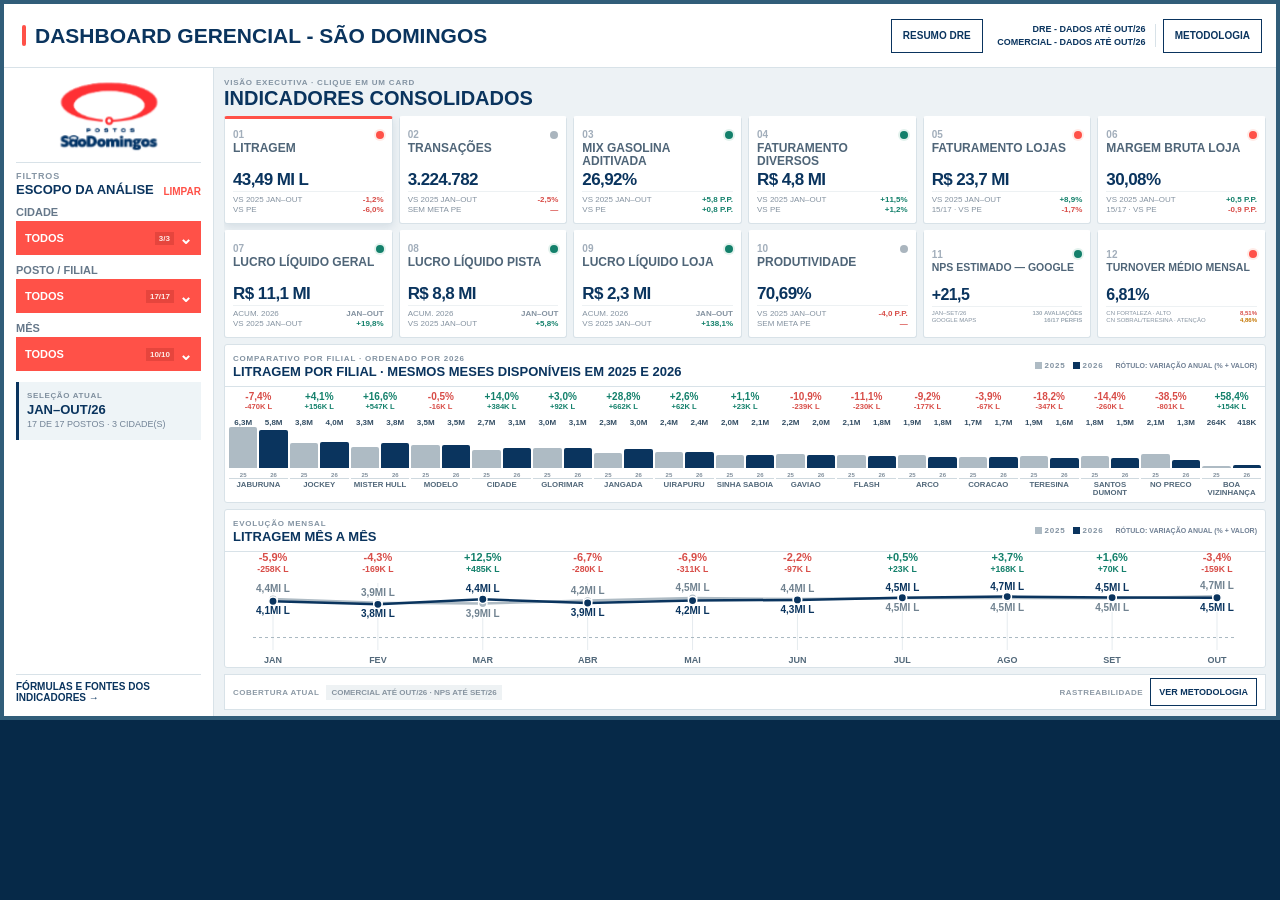
<file: index.html>
<!doctype html>
<html lang="pt-BR">
  <head>
    <meta charset="UTF-8" />
    <meta name="viewport" content="width=device-width, initial-scale=1.0" />
    <meta name="robots" content="noindex,nofollow,noarchive" />
    <meta name="googlebot" content="noindex,nofollow,noarchive" />
    <meta name="description" content="Indicadores gerenciais consolidados do Grupo São Domingos." />
    <link rel="icon" href="./favicon.svg" />
    <title>Dashboard Gerencial | Grupo São Domingos</title>
    <script src="./nps-google-data.js?v=4"></script>
    <script src="./dre-data.js?v=7"></script>
    <script type="module" crossorigin src="./assets/index-DREv1.js?v=17"></script>
    <script defer src="./nps-dashboard-patch.js?v=11"></script>
    <script defer src="./turnover-patch-v2.js?v=13"></script>
    <script defer src="./dashboard-nav.js?v=3"></script>
    <script defer src="./dashboard-copy-patch.js?v=20"></script>
    <link rel="stylesheet" crossorigin href="./assets/index-B_HxGvBW.css?v=19">
  </head>
  <body>
    <div id="root"></div>
  </body>
</html>
</file>
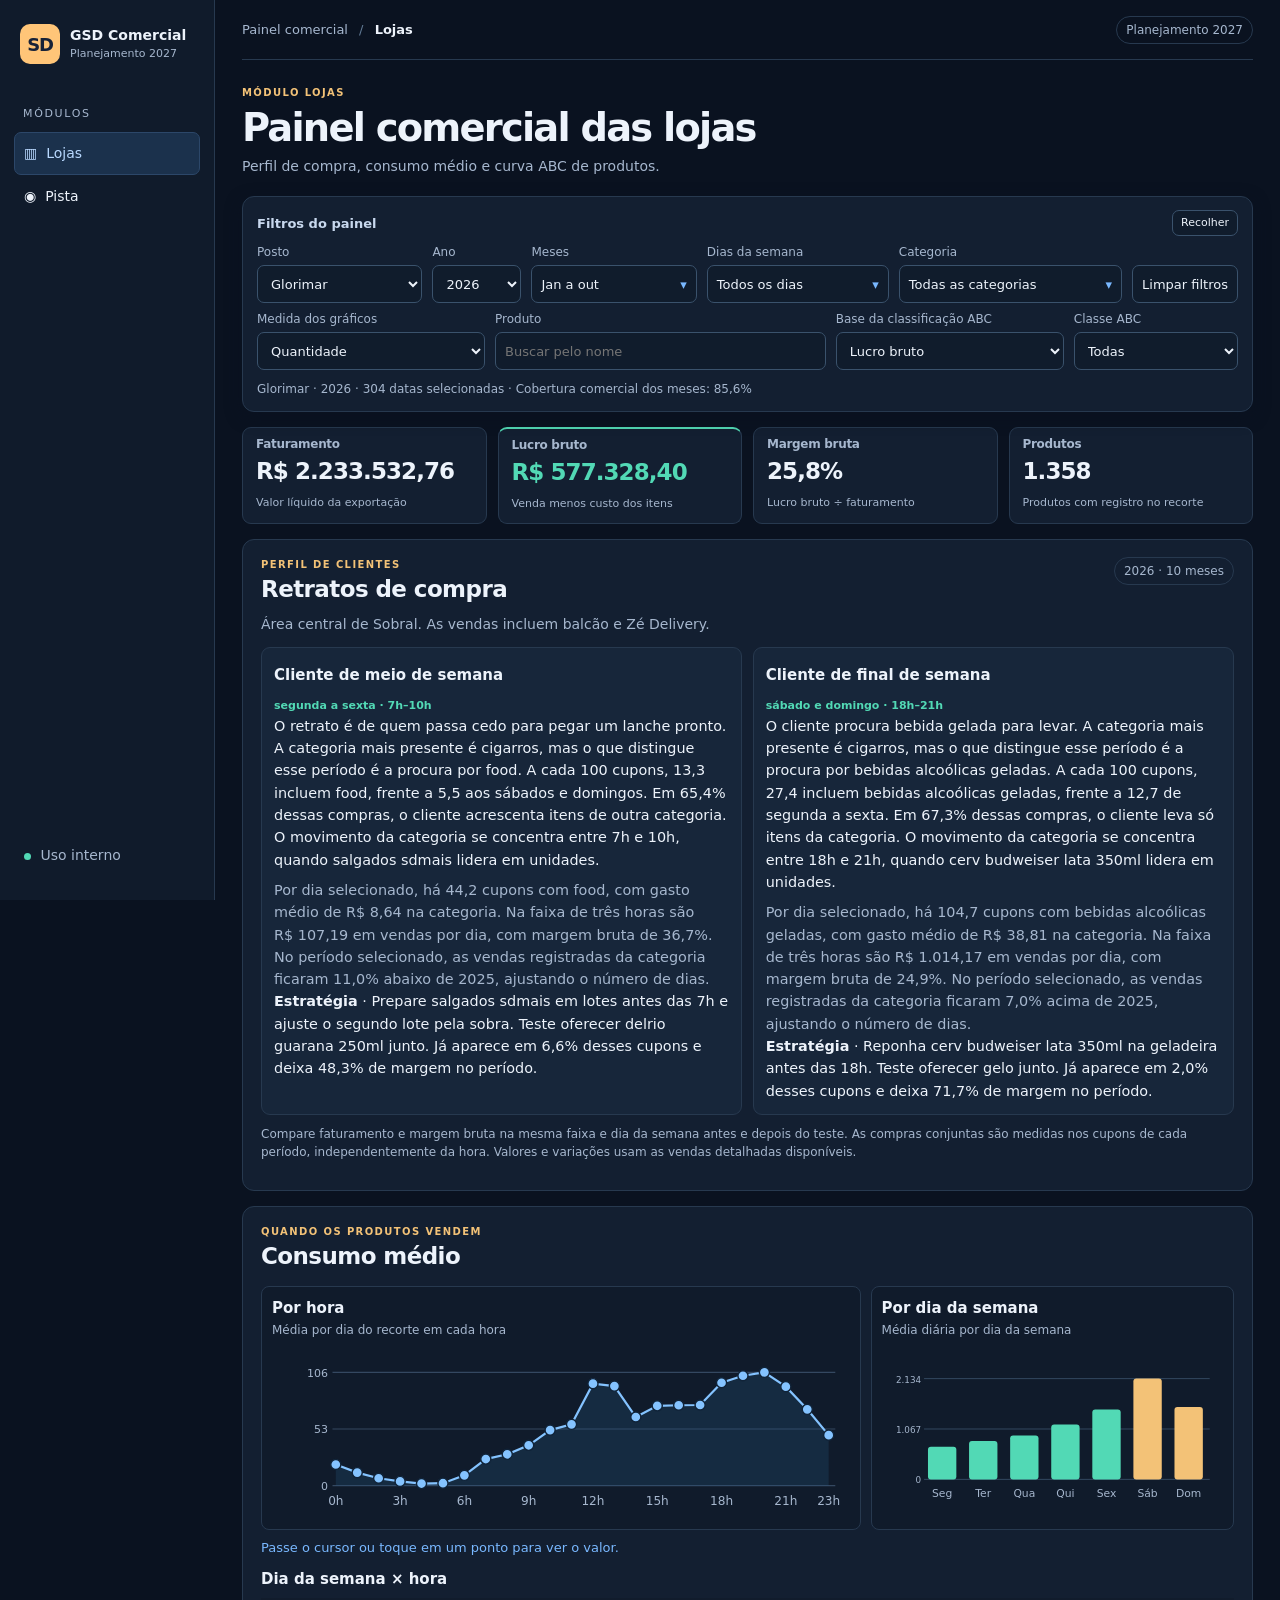
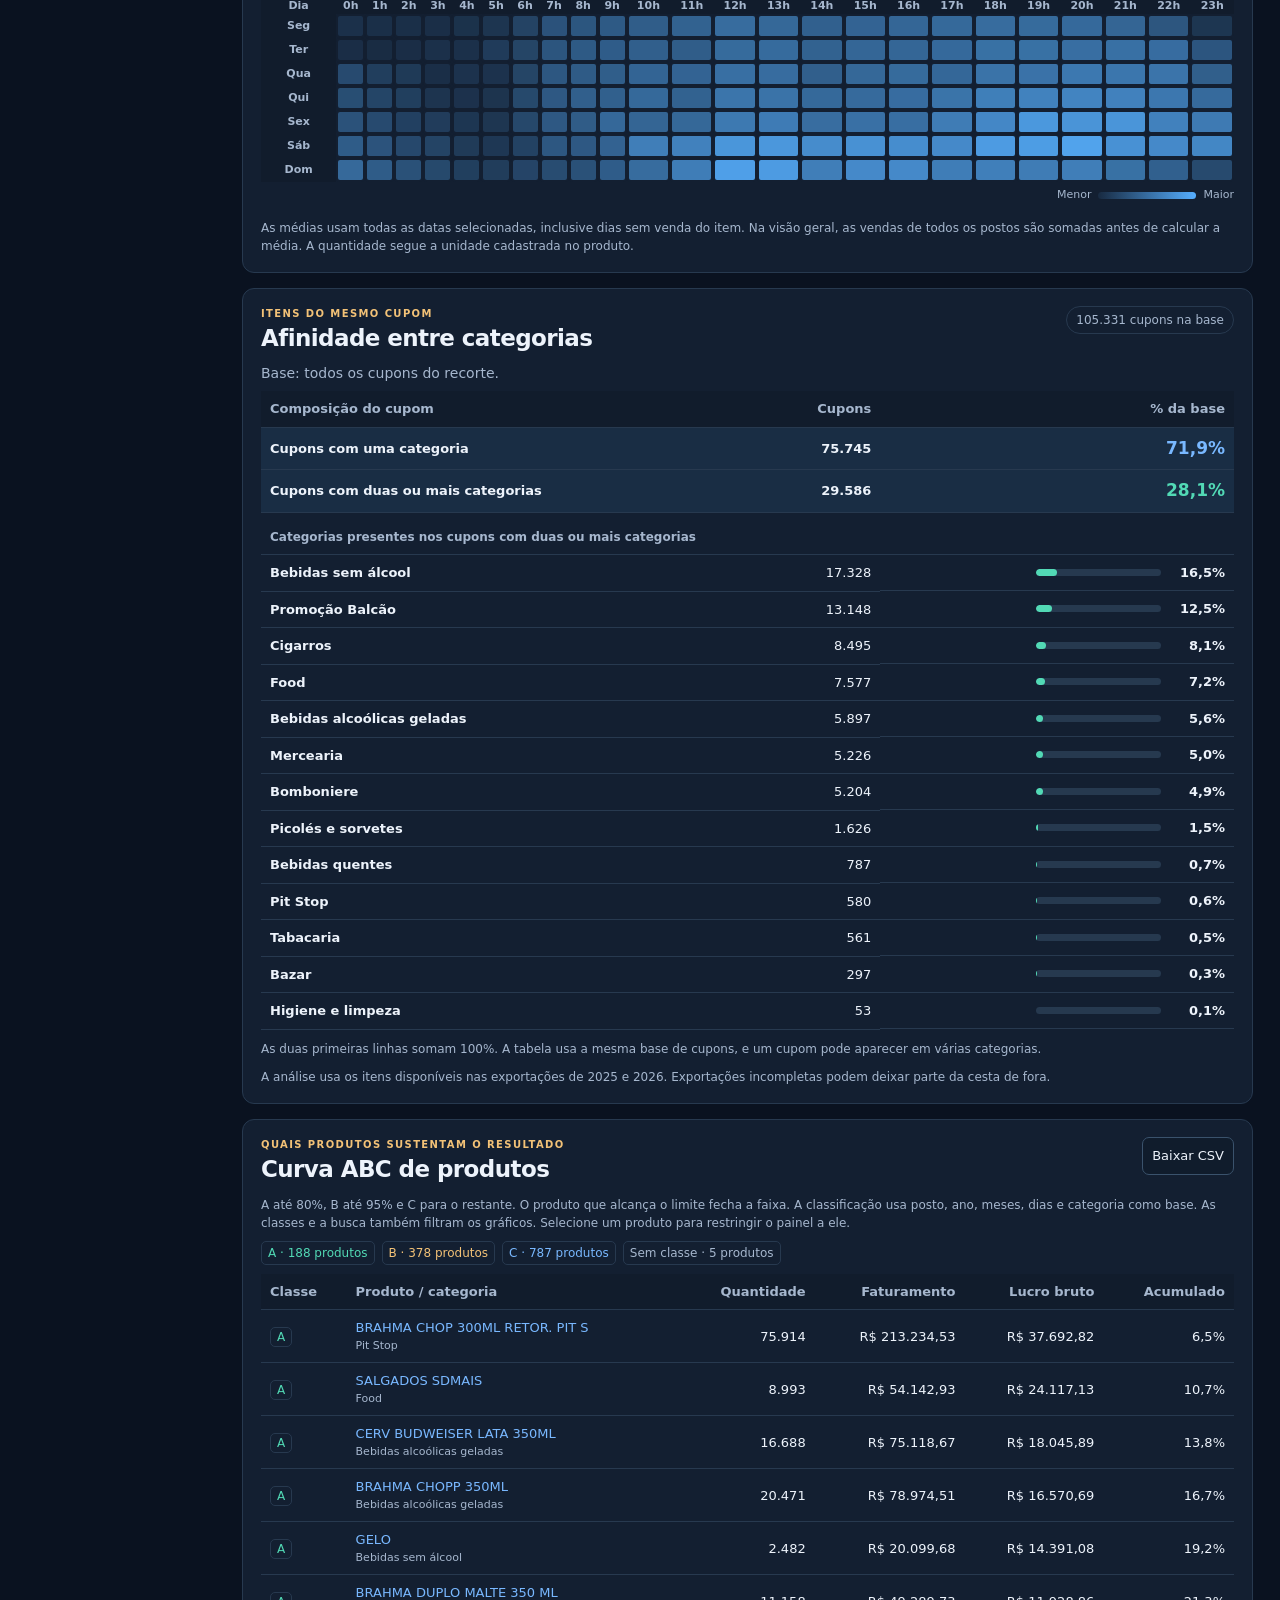
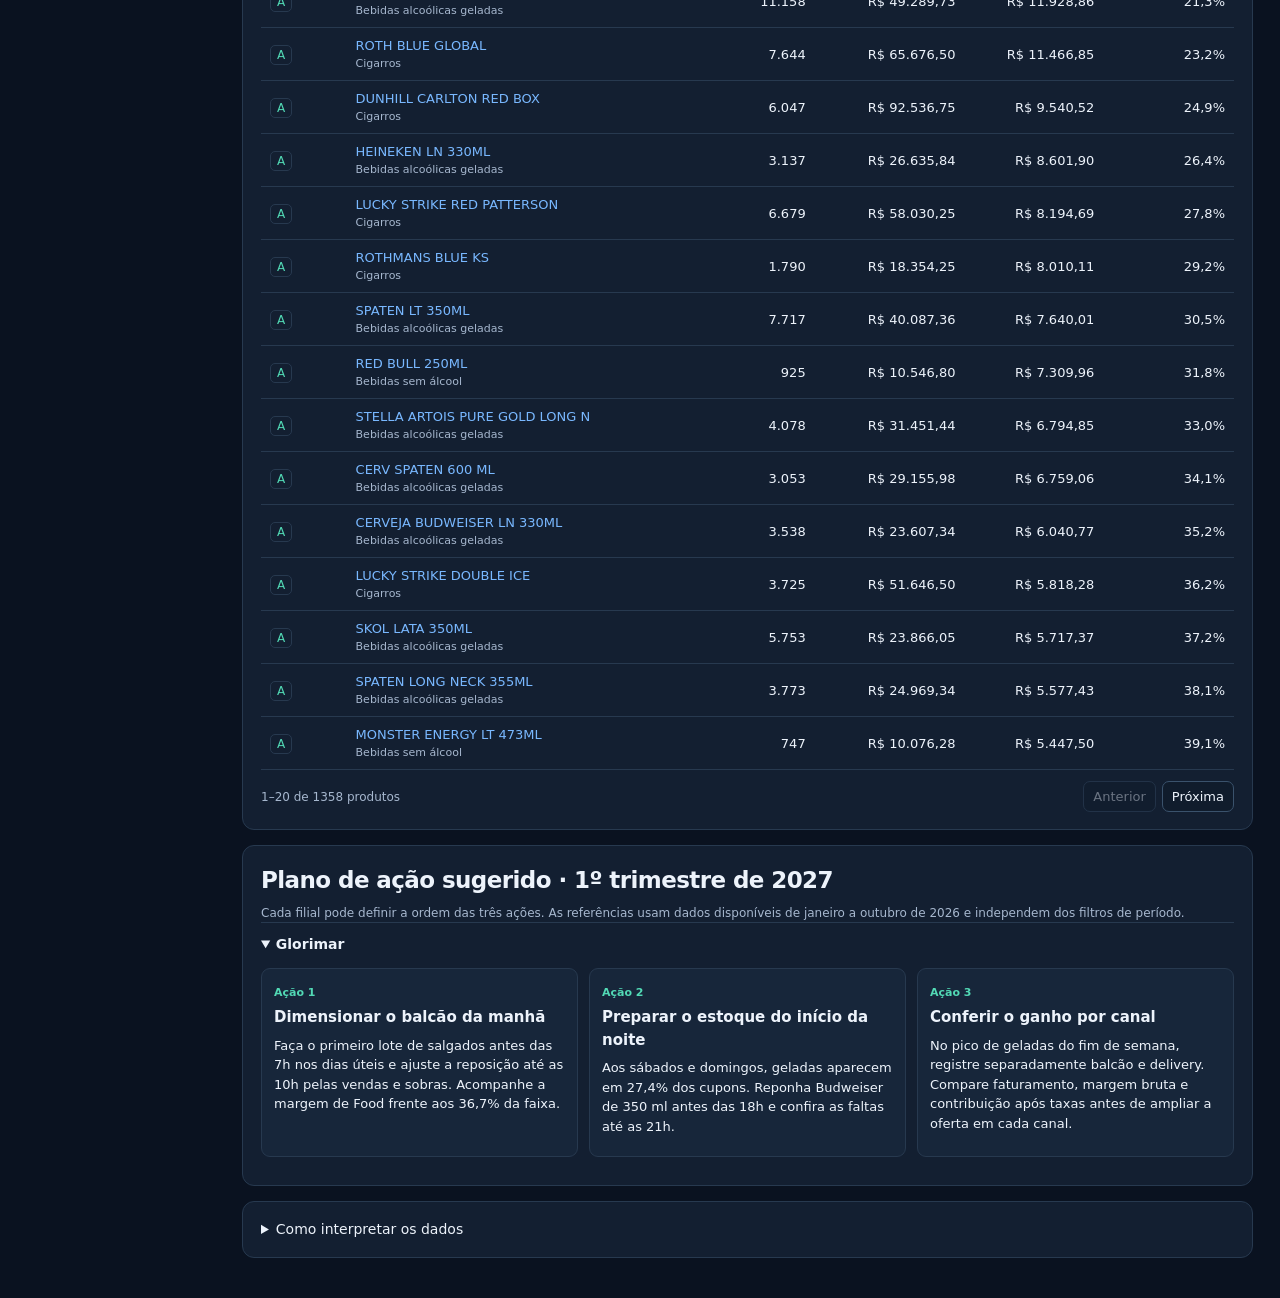
<file: r27-aca19ea3b06679_Painel_Analise_Comercial/index.html>
<!doctype html>
<html lang="pt-BR">
<head>
<meta charset="utf-8">
<meta name="viewport" content="width=device-width, initial-scale=1">
<meta name="color-scheme" content="dark">
<meta name="description" content="Indicadores, perfis de clientes e estratégias de pista e lojas.">
<title>GSD | Painel Comercial 2027</title>
<link rel="stylesheet" href="style.css?v=troca-lucro-dia">
<script src="planos-1t27.js?v=acoes1t27" defer></script>
<script src="affinity.js?v=20261118-pista2" defer></script>
<script src="pista.js?v=troca-lucro-dia" defer></script>
<script src="app.js?v=perfis5" defer></script>
</head>
<body>
<div class="shell">
<aside class="sidebar">
  <a class="brand" href="#" aria-label="GSD – Painel Comercial">
    <span class="brand-mark">SD</span><span><strong>GSD Comercial</strong><small>Planejamento 2027</small></span>
  </a>
  <div class="nav-label">Módulos</div>
  <nav aria-label="Módulos">
    <button class="nav-button active" id="loja-tab" type="button" aria-pressed="true"><span aria-hidden="true">▥</span> Lojas</button>
    <button class="nav-button" id="pista-tab" type="button" aria-pressed="false"><span aria-hidden="true">◉</span> Pista</button>
  </nav>
  <div class="side-note"><span class="status-dot"></span> Uso interno</div>
</aside>
<main>
<header class="top"><span>Painel comercial <span class="slash">/</span> <b id="breadcrumb">Lojas</b></span><span class="pilot">Planejamento 2027</span></header>
<div id="pista-view" hidden>
  <section class="hero"><span class="eyebrow">MÓDULO PISTA</span><h1>Painel comercial da pista</h1><p>Volume, rentabilidade e composição da carteira por posto.</p></section>
  <section id="pista-filter" class="panel filter-panel" aria-label="Filtros da pista">
    <div class="filter-top"><b>Filtros da pista</b><button class="quiet" id="pista-collapse" type="button" aria-controls="pista-fields" aria-expanded="true">Recolher</button></div>
    <div id="pista-fields">
      <div class="filter-grid pista-fields">
        <label class="field">Posto<select id="pista-store"><option value="all">Todos os postos</option></select></label>
        <label class="field">Ano<select id="pista-year"><option>2026</option><option>2025</option></select></label>
        <div class="field">Meses<details class="dropdown" id="pista-months"></details></div>
        <div class="field">Dias da semana<details class="dropdown" id="pista-days"></details></div>
        <div class="field">Categorias<details class="dropdown" id="pista-group"></details></div>
        <label class="field">Produto<select id="pista-product"><option value="">Todos os produtos</option></select></label>
        <button class="quiet" id="pista-reset" type="button">Limpar filtros</button>
      </div>
    </div>
    <p class="context-line" id="pista-context" role="status">Carregando vendas da pista…</p>
  </section>
  <div id="pista-error" class="panel empty-panel error" hidden role="alert">Não foi possível carregar a base. <button class="link-button" id="pista-retry" type="button">Tentar novamente</button></div>
  <div id="pista-dashboard" hidden>
    <section class="kpis" id="pista-kpis" aria-label="Indicadores da pista"></section>
    <section class="panel" id="pista-units-section" aria-labelledby="pista-units-title">
      <div class="section-top"><div><h2 id="pista-units-title">Desempenho por posto</h2></div></div>
      <div class="scroll"><table class="unit-table pista-table"><thead id="pista-units-head"></thead><tbody id="pista-units"></tbody></table></div>
      <p class="caption" id="pista-comparison-note"></p>
    </section>
    <section class="panel" aria-labelledby="pista-segments-title">
      <div class="section-top"><div><h2 id="pista-segments-title">Composição do volume de combustíveis</h2></div><span id="pista-scope-badge" class="badge"></span></div>
      <p class="muted" id="pista-recon" role="status"></p>
      <div id="pista-mix-content">
        <div class="pista-sharebar" id="pista-sharebar" aria-hidden="true"></div>
        <div class="scroll"><table class="unit-table pista-table"><thead><tr><th scope="col">Grupo</th><th scope="col">Volume</th><th scope="col">% do volume</th><th scope="col">Variação de volume*</th></tr></thead><tbody id="pista-mix"></tbody></table></div>
        <p class="caption">* Variação de 2026 sobre 2025 nos meses completos em comum. Passantes é o saldo do total de combustíveis após deduzir Clientes e Desconto Frota. O relatório de clientes tem abertura mensal por posto e produto.</p>
        <div class="pista-section-gap"><h3>Participação por cliente</h3>
          <div class="pista-rank-controls">
            <label class="field">Grupo<select id="pista-buyer-segment"><option value="">Clientes e Desconto Frota</option><option value="0">Clientes</option><option value="1">Desconto Frota</option></select></label>
            <label class="field">Ordenar por<select id="pista-buyer-sort"><option value="volume">Maior volume no ano</option><option value="loss">Maior perda em litros</option><option value="gain">Maior ganho em litros</option></select></label>
            <label class="field">Buscar cliente<input id="pista-buyer-search" type="search" placeholder="Nome no relatório"></label>
          </div>
          <div class="scroll"><table class="pista-table" aria-label="Participação por cliente"><thead><tr><th scope="col">Cliente</th><th scope="col">Grupo</th><th scope="col">Volume</th><th scope="col">% do total</th><th scope="col">% do grupo</th><th scope="col">Variação em litros*</th></tr></thead><tbody id="pista-buyers"></tbody></table></div>
          <div class="pista-pager"><button class="quiet" id="pista-prev" type="button">Anterior</button><span id="pista-buyer-page" class="muted" aria-live="polite"></span><button class="quiet" id="pista-next" type="button">Próxima</button></div>
          <p class="caption">O relatório identifica Clientes e Desconto Frota por nome. Passantes aparecem como grupo. Na visão consolidada, nomes iguais no mesmo grupo são somados. Ao ordenar por ganho ou perda, entram também clientes com volume apenas no outro ano.</p>
        </div>
      </div>
    </section>
    <section class="panel" aria-labelledby="pista-otto-title">
      <h2 id="pista-otto-title">Evolução mensal do ciclo Otto</h2>
      <p class="caption">Gasolinas e etanol em litros. Usa posto, ano, meses e dias selecionados. A leitura reúne todos os produtos Otto.</p>
      <div id="pista-otto-chart"></div><div class="scroll"><table class="pista-table"><thead id="pista-otto-head"></thead><tbody id="pista-otto"></tbody></table></div>
    </section>
    <section class="panel" aria-labelledby="pista-trocas-title">
      <h2 id="pista-trocas-title">Trocas · variação e movimento por horário</h2>
      <p class="caption">Troca identificada pelo usuário com maior quantidade de filtros vendida no respectivo ano, usando janeiro a outubro. No Glorimar, os dois trocadores são consolidados em todos os meses. No Jaburuna, entram apenas filtros de todos os registros. Boa Vizinhança e Teresina não têm Troca. Usa posto, ano, meses e dias selecionados.</p>
      <div class="kpis" id="pista-trocas-kpis"></div>
      <h3>Resultado por unidade · transações</h3><div class="scroll"><table class="pista-table"><thead><tr><th>Unidade</th><th>Escopo</th><th>Lubrificantes</th><th>Automotivos</th><th>Filtros</th><th>Total sem duplicar</th><th>Δ total 2026/25*</th></tr></thead><tbody id="pista-trocas-status"></tbody></table></div>
      <label class="field">Categoria da Troca<select id="pista-trocas-category"><option value="-1">Total</option><option value="1">Lubrificantes</option><option value="2">Automotivos</option><option value="3">Filtros</option></select></label>
      <div class="troca-map" aria-labelledby="pista-trocas-p75-title">
        <h3 id="pista-trocas-p75-title">Mapa de calor da Troca · transações por filial e dia da semana</h3>
        <p class="caption">Cada coluna representa uma filial com Troca. A cor e o número mostram o 75º percentil (P75) das transações diárias da filial para aquele dia da semana. O cálculo inclui as datas observadas com zero vendas.</p>
        <div class="scroll" id="pista-trocas-p75"></div>
        <p class="caption" id="pista-trocas-p75-scale"></p>
      </div>
      <div class="troca-map" aria-labelledby="pista-trocas-lucro-title">
        <h3 id="pista-trocas-lucro-title">Lucro bruto médio diário da Troca</h3>
        <p class="caption">Receita líquida dos itens menos o custo da mercadoria vendida, dividida pelas datas observadas de cada filial e dia da semana. Dias sem venda entram com zero. Valores em reais, antes de folha e despesas operacionais.</p>
        <div class="scroll" id="pista-trocas-lucro"></div>
        <p class="caption" id="pista-trocas-lucro-cobertura"></p>
        <details><summary>Como o custo foi apurado</summary><p class="caption">A primeira referência é o custo unitário do produto no documento de venda. Para itens sem esse vínculo, usamos o custo médio ponderado pelas quantidades do mesmo produto na filial, primeiro no dia e depois no mês. Sem referência no mês, usamos o dia com custo conhecido mais próximo, até 31 dias. Itens sem referência ficam fora do lucro apurado. O detalhe de cada valor mostra a cobertura de custo sobre a receita.</p></details>
      </div>
      <label class="field">Medida dos gráficos e da tabela por horário<select id="pista-trocas-measure"><option value="tx">Transações médias</option><option value="qty">Quantidade média vendida</option></select></label>
      <p class="caption">IDs de venda distintos. Uma venda com mais de uma categoria conta uma vez no total. As médias por dia e hora usam as datas observadas da unidade, incluindo datas sem venda na Troca. No consolidado, a média é por unidade e dia. * Variações usam unidades identificadas nos dois anos e meses completos comuns. A ocupação em percentual depende da jornada disponível e da duração do atendimento.</p>
      <div class="chart-pair"><div><h3>Média por horário</h3><div id="pista-trocas-hours"></div></div><div><h3>Média por dia da semana</h3><div id="pista-trocas-week"></div></div></div>
      <div class="scroll"><table class="pista-table"><thead id="pista-trocas-head"></thead><tbody id="pista-trocas-months"></tbody></table></div>
      <h3>Média por dia da semana e hora</h3><div class="scroll" id="pista-trocas-heat"></div>
    </section>
    <section class="panel" aria-labelledby="pista-profiles-title">
      <div class="section-top"><div><h2 id="pista-profiles-title">Perfis de abastecimento por unidade</h2><p class="caption">Retrato do movimento de combustíveis por unidade, com mix, ticket médio, horário e dia da semana. Usa posto, ano, meses e dias selecionados. A leitura reúne todos os combustíveis.</p></div></div>
      <div class="portraits" id="pista-profiles"></div>
    </section>
    <section class="panel" aria-labelledby="pista-actions-title">
      <div class="section-top"><div><h2 id="pista-actions-title">Observações Data Driven</h2></div></div>
      <p class="caption">A carteira é mensal. Para estimar o mix dos passantes de segunda a sexta e de sábado a domingo, aplicamos aos litros de cada período a participação mensal dos passantes em cada combustível no posto. Isso pressupõe a mesma participação dentro daquele mês e combustível. Ticket, preço, horário e compras conjuntas são observados na pista inteira nos meses conciliados.</p>
      <div id="pista-actions"></div>
    </section>
    <section class="panel consumption" aria-labelledby="pista-pattern-title">
      <div class="section-top"><div><h2 id="pista-pattern-title">Quando a pista vende</h2></div><label class="field">Medida<select id="pista-chart-metric"></select></label></div>
      <div class="chart-pair">
        <div class="chart-card"><h3>Média por horário</h3><div id="pista-hours"></div></div>
        <div class="chart-card"><h3>Média por dia da semana</h3><div id="pista-week"></div></div>
      </div>
      <p class="readout" id="pista-point" aria-live="polite"></p>
      <h3>Dia da semana × hora</h3>
      <div class="scroll" id="pista-heat"></div>
      <h3 class="pista-section-gap">Evolução mensal</h3>
      <div class="scroll"><table class="unit-table pista-table"><thead id="pista-monthly-head"></thead><tbody id="pista-monthly"></tbody></table></div>
      <p class="caption">As médias usam as datas observadas com os dias da semana selecionados. Quando o recorte reúne postos com coberturas diferentes, a média usa a soma dos registros dividida pelas datas em que houve movimento de pelo menos um deles.</p>
    </section>
    <section class="panel" aria-labelledby="pista-abc-title">
      <div class="section-top"><div><h2 id="pista-abc-title">Curva ABC da pista</h2></div><label class="field">Base da classificação<select id="pista-abc-metric"><option value="profit">Lucro bruto</option><option value="sales">Faturamento</option><option value="qty">Quantidade</option></select></label></div>
      <p class="muted" id="pista-pack-note"></p>
      <div class="scroll pista-abc-scroll"><table class="pista-table"><thead id="pista-abc-head"></thead><tbody id="pista-abc"></tbody></table></div>
      <p class="caption">O lucro bruto usa valor líquido menos custo unitário multiplicado pela quantidade. A curva acumula contribuições positivas. A classe A alcança 80%, B até 95% e C o restante. Itens sem contribuição positiva aparecem sem classe.</p>
    </section>
<section class="panel" aria-labelledby="pista-plan-title"><h2 id="pista-plan-title">Plano de ação sugerido · 1º trimestre de 2027</h2><p class="caption">Cada filial pode definir a ordem das três ações. As referências usam dados disponíveis de janeiro a outubro de 2026 e independem dos filtros de período.</p><div id="pista-plan"></div></section>
    <details class="panel pista-method"><summary>Como os indicadores foram calculados</summary>
      <ul><li>Vendas de jan–out de 2025 e 2026. Cada planilha contém exatamente 1 milhão de registros, por isso os totais refletem a exportação disponível. A auditoria por combustível sinaliza pontos em que a carteira supera o volume exportado.</li><li>Os percentuais por cliente usam litros de combustível. A tabela de vínculo identifica o código de cada lubrificante. A dimensão fornece os litros por embalagem daquele código. A coluna de litros fica vazia quando falta código ou capacidade cadastrada.</li><li>Os retratos dos grupos usam volume, mix e concentração observados. O relatório mensal de clientes não informa dia, horário ou motivo da visita. Os picos de horário representam o movimento total da pista.</li></ul>
    </details>
  </div>
</div>
<div id="loja-view">
<section class="hero">
  <span class="eyebrow">MÓDULO LOJAS</span>
  <h1>Painel comercial das lojas</h1>
  <p>Perfil de compra, consumo médio e curva ABC de produtos.</p>
</section>
<section class="panel filter-panel" aria-label="Filtros do painel">
  <div class="filter-top"><b>Filtros do painel</b><button class="quiet" type="button" id="toggle-filters" aria-controls="filter-fields" aria-expanded="true">Recolher</button></div>
  <div id="filter-fields">
  <div class="filter-grid">
    <label class="field">Posto<select id="store"><option value="all">Todos os postos</option><option value="arco">Arco</option><option value="coracao">Coração</option><option value="flash">Flash</option><option value="glorimar" selected>Glorimar</option><option value="jaburuna">Jaburuna</option><option value="sinha">Sinhá Sabóia</option><option value="teresina">Teresina</option></select></label>
    <label class="field">Ano<select id="year"><option>2026</option><option>2025</option></select></label>
    <div class="field">Meses<details class="dropdown" id="months"></details></div>
    <div class="field">Dias da semana<details class="dropdown" id="days"></details></div>
    <div class="field">Categoria<details class="dropdown" id="categories"></details></div>
    <button class="quiet" type="button" id="reset">Limpar filtros</button>
  </div>
  <div class="filter-grid filter-grid-secondary">
    <label class="field">Medida dos gráficos<select id="metric"><option value="qty">Quantidade</option><option value="sales">Faturamento</option><option value="profit">Lucro bruto</option></select></label>
    <label class="field">Produto<input type="search" id="abc-search" placeholder="Buscar pelo nome"></label>
    <label class="field">Base da classificação ABC<select id="abc-metric"><option value="profit">Lucro bruto</option><option value="sales">Faturamento</option><option value="qty">Quantidade</option></select></label>
    <label class="field">Classe ABC<select id="abc-class"><option value="">Todas</option><option>A</option><option>B</option><option>C</option><option value="—">Sem classe</option></select></label>
  </div>
  </div>
  <div id="focus-strip" class="focus-strip" hidden><span id="focus-label"></span><button class="quiet" id="clear-focus">Limpar produto</button></div>
  <p class="context-line" id="context" role="status">Carregando vendas…</p>
</section>
<div id="dashboard-loading" class="panel empty-panel" hidden role="status">Carregando a base selecionada…</div>
<div id="dashboard-error" class="panel empty-panel error" hidden role="alert">Não foi possível carregar esta base. <button class="link-button" id="retry">Tentar novamente</button></div>
<div id="dashboard">
<section id="kpis" class="kpis" aria-label="Indicadores do recorte"></section>
<section class="panel" id="unit-panel" hidden aria-labelledby="units-title">
  <div class="section-top"><div><div class="eyebrow">TODOS OS POSTOS</div><h2 id="units-title">Resultado por unidade</h2></div></div>
  <div class="scroll"><table class="unit-table"><thead><tr><th>Posto</th><th>Faturamento</th><th>Lucro bruto</th><th>Margem bruta</th><th>% do faturamento</th></tr></thead><tbody id="unit-body"></tbody><tfoot id="unit-foot"></tfoot></table></div>
</section>
<section class="panel portraits-panel" aria-labelledby="profiles-title">
  <div class="section-top"><div><div class="eyebrow">PERFIL DE CLIENTES</div><h2 id="profiles-title">Retratos de compra</h2></div><span class="badge" id="profile-period"></span></div>
  <p class="muted" id="location"></p>
  <div id="portraits"></div>
  <p class="profile-note">Compare faturamento e margem bruta na mesma faixa e dia da semana antes e depois do teste. As compras conjuntas são medidas nos cupons de cada período, independentemente da hora. Valores e variações usam as vendas detalhadas disponíveis.</p>
</section>
<section class="panel consumption" aria-labelledby="consumption-title">
  <div class="section-top">
    <div><div class="eyebrow">QUANDO OS PRODUTOS VENDEM</div><h2 id="consumption-title">Consumo médio</h2></div>
  </div>
  <div class="chart-pair">
    <div class="chart-card"><h3>Por hora</h3><p class="muted">Média por dia do recorte em cada hora</p><div id="hour-chart"></div></div>
    <div class="chart-card"><h3>Por dia da semana</h3><p class="muted">Média diária por dia da semana</p><div id="day-chart"></div></div>
  </div>
  <p class="readout" id="point-value" aria-live="polite"></p>
  <h3>Dia da semana × hora</h3>
  <div class="scroll" id="heatmap"></div>
  <p class="caption">As médias usam todas as datas selecionadas, inclusive dias sem venda do item. Na visão geral, as vendas de todos os postos são somadas antes de calcular a média. A quantidade segue a unidade cadastrada no produto.</p>
</section>
<section class="panel affinity" aria-labelledby="affinity-title">
  <div class="section-top"><div><div class="eyebrow">ITENS DO MESMO CUPOM</div><h2 id="affinity-title">Afinidade entre categorias</h2></div><span class="badge" id="affinity-count" hidden></span></div>
  <p id="affinity-context" class="muted" role="status">Carregando cupons…</p>
  <div class="scroll" id="affinity-result" hidden>
    <table class="affinity-table">
      <thead><tr><th scope="col">Composição do cupom</th><th scope="col">Cupons</th><th scope="col">% da base</th></tr></thead>
      <tbody class="affinity-summary" id="affinity-summary"></tbody>
      <tbody class="affinity-detail" id="affinity-detail"></tbody>
    </table>
  </div>
  <p class="caption" id="affinity-overlap" hidden></p>
  <p class="caption">A análise usa os itens disponíveis nas exportações de 2025 e 2026. Exportações incompletas podem deixar parte da cesta de fora.</p>
</section>
<section class="panel abc" aria-labelledby="abc-title">
  <div class="section-top"><div><div class="eyebrow">QUAIS PRODUTOS SUSTENTAM O RESULTADO</div><h2 id="abc-title">Curva ABC de produtos</h2></div><button class="quiet" id="download">Baixar CSV</button></div>
  <p class="caption">A até 80%, B até 95% e C para o restante. O produto que alcança o limite fecha a faixa. A classificação usa posto, ano, meses, dias e categoria como base. As classes e a busca também filtram os gráficos. Selecione um produto para restringir o painel a ele.</p>
  <div id="grade-summary" class="grades"></div>
  <div class="scroll abc-table"><table><thead><tr><th>Classe</th><th>Produto / categoria</th><th>Quantidade</th><th>Faturamento</th><th>Lucro bruto</th><th>Acumulado</th></tr></thead><tbody id="abc-body"></tbody></table></div>
  <div class="page-ctrl"><span id="abc-count"></span><div><button class="quiet" id="prev">Anterior</button><button class="quiet" id="next">Próxima</button></div></div>
</section>
<section class="panel" aria-labelledby="loja-plan-title"><h2 id="loja-plan-title">Plano de ação sugerido · 1º trimestre de 2027</h2><p class="caption">Cada filial pode definir a ordem das três ações. As referências usam dados disponíveis de janeiro a outubro de 2026 e independem dos filtros de período.</p><div id="loja-plan"></div></section>
<footer class="panel methodology">
<details><summary>Como interpretar os dados</summary>
<p>Janeiro a outubro de 2025 ou 2026. O lucro bruto é valor líquido menos quantidade × custo unitário. Os valores monetários são arredondados ao centavo por agrupamento. A cobertura confronta o faturamento exportado com o comercial dos meses escolhidos para a loja inteira.</p>
<p>Os retratos usam as vendas do ano, meses e dias selecionados. Meio de semana reúne segunda a sexta, e final de semana reúne sábado e domingo. São situações de compra sugeridas pelo horário e pelo mix. Identidade, profissão e intenção de quem compra não aparecem na base. Glorimar e Sinhá Sabóia têm Zé Delivery. As exportações não identificam o canal de todas as vendas. Promoção Balcão reúne itens vendidos no balcão. O nome da categoria não indica vendas no aplicativo.</p>
<p>Fontes: Vendas1795008395.xlsx, Vendas_produtos_Lojas_26.xlsx e comparativo-faturamento2026-11-18.csv.</p>
</details>
</footer>
</div>
</div>
</main>
</div>
</body>
</html>
</file>
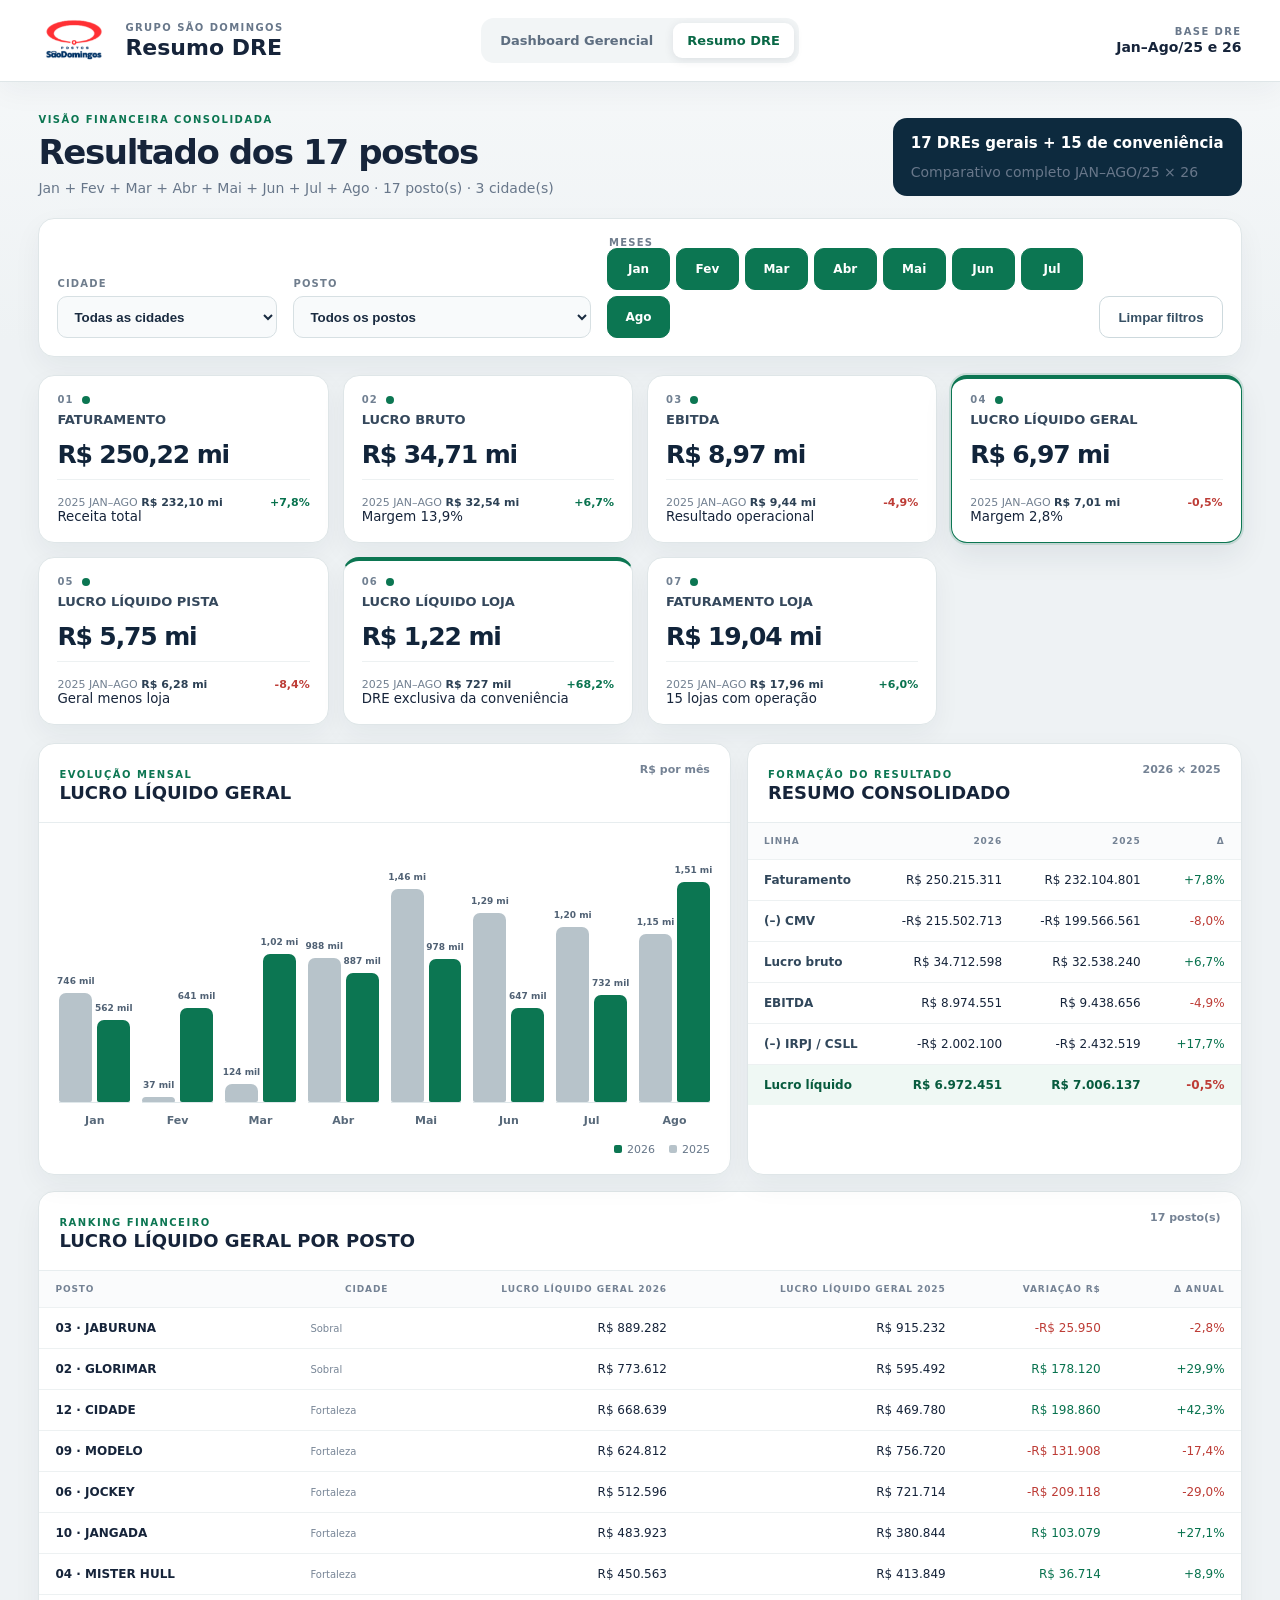
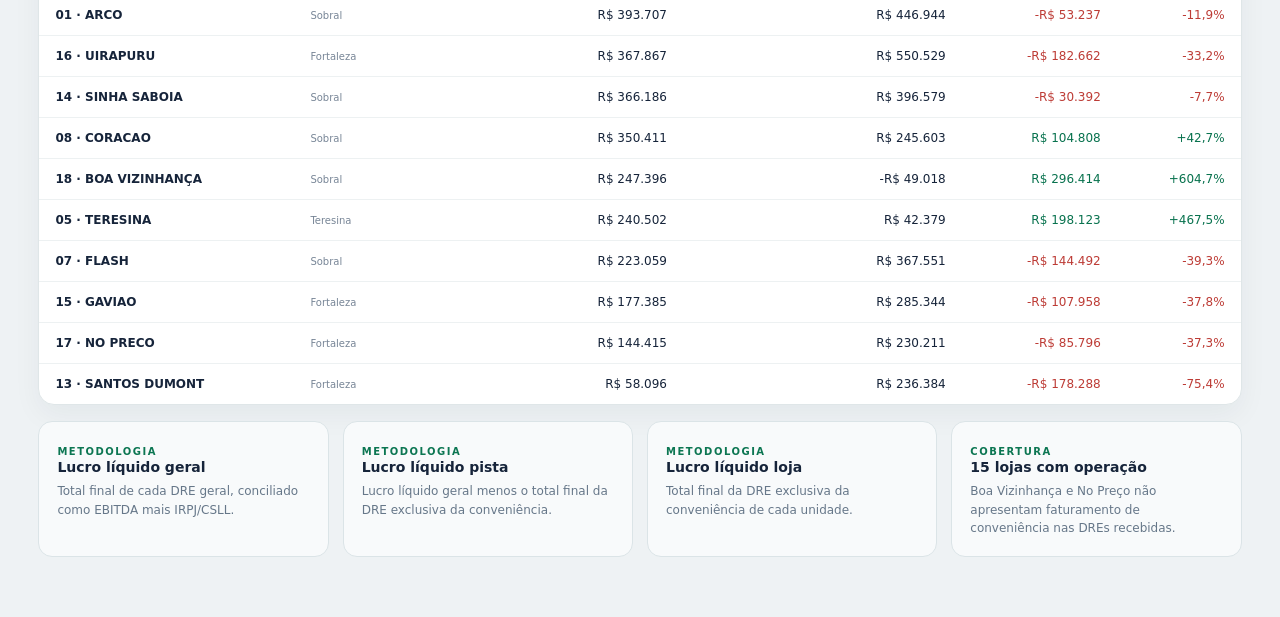
<file: dre.html>
<!doctype html>
<html lang="pt-BR">
  <head>
    <meta charset="UTF-8" />
    <meta name="viewport" content="width=device-width, initial-scale=1.0" />
    <meta name="robots" content="noindex,nofollow,noarchive" />
    <meta name="googlebot" content="noindex,nofollow,noarchive" />
    <meta name="description" content="Resumo consolidado das DREs do Grupo São Domingos." />
    <link rel="icon" href="./favicon.svg" />
    <link rel="stylesheet" href="./dre-dashboard.css?v=2" />
    <link rel="stylesheet" href="./dre-interactions.css?v=1" />
    <title>Resumo DRE | Grupo São Domingos</title>
  </head>
  <body>
    <header class="dre-topbar">
      <a class="dre-brand" href="./?dre_comercial_gsd_release" aria-label="Voltar ao Dashboard Gerencial">
        <img src="./logo-postos-sao-domingos.png" alt="Postos São Domingos" />
        <span><small>GRUPO SÃO DOMINGOS</small><strong>Resumo DRE</strong></span>
      </a>
      <nav aria-label="Navegação principal">
        <a href="./?dre_comercial_gsd_release">Dashboard Gerencial</a>
        <a class="is-active" href="./dre.html?v=3" aria-current="page">Resumo DRE</a>
      </nav>
      <div class="dre-stamp"><small>BASE DRE</small><strong>Jan–Ago/25 e 26</strong></div>
    </header>

    <main>
      <section class="dre-hero">
        <div>
          <p>VISÃO FINANCEIRA CONSOLIDADA</p>
          <h1>Resultado dos 17 postos</h1>
          <span id="scopeSummary">Janeiro a agosto · 17 postos · 3 cidades</span>
        </div>
        <div class="dre-source"><strong>17 DREs gerais + 15 de conveniência</strong><span>Comparativo completo JAN–AGO/25 × 26</span></div>
      </section>

      <section class="dre-filters" aria-label="Filtros da DRE">
        <label>Cidade<select id="cityFilter"><option value="ALL">Todas as cidades</option></select></label>
        <label>Posto<select id="branchFilter"><option value="ALL">Todos os postos</option></select></label>
        <fieldset>
          <legend>Meses</legend>
          <div id="monthFilters" class="month-filters"></div>
        </fieldset>
        <button id="resetFilters" type="button">Limpar filtros</button>
      </section>

      <div id="taxAlert" class="dre-alert" role="status"></div>

      <section id="metricCards" class="dre-cards" aria-label="Indicadores financeiros"></section>

      <section class="dre-grid">
        <article class="dre-panel trend-panel">
          <header><div><small>EVOLUÇÃO MENSAL</small><h2 id="profitTrendTitle">LUCRO LÍQUIDO GERAL</h2></div><span>R$ por mês</span></header>
          <div id="profitTrend" class="profit-trend"></div>
        </article>
        <article class="dre-panel bridge-panel">
          <header><div><small>FORMAÇÃO DO RESULTADO</small><h2>Resumo consolidado</h2></div><span>2026 × 2025</span></header>
          <div class="table-scroll"><table><thead><tr><th>Linha</th><th>2026</th><th>2025</th><th>Δ</th></tr></thead><tbody id="bridgeBody"></tbody></table></div>
        </article>
      </section>

      <section class="dre-panel branch-panel">
        <header><div><small>RANKING FINANCEIRO</small><h2 id="branchPanelTitle">LUCRO LÍQUIDO GERAL POR POSTO</h2></div><span id="branchCount"></span></header>
        <div class="table-scroll">
          <table>
            <thead><tr><th>Posto</th><th>Cidade</th><th id="branchMetricCurrent">Lucro líquido geral 2026</th><th id="branchMetricPrevious">Lucro líquido geral 2025</th><th>Variação R$</th><th>Δ anual</th></tr></thead>
            <tbody id="branchBody"></tbody>
          </table>
        </div>
      </section>

      <section class="dre-method">
        <div><small>METODOLOGIA</small><strong>Lucro líquido geral</strong><p>Total final de cada DRE geral, conciliado como EBITDA mais IRPJ/CSLL.</p></div>
        <div><small>METODOLOGIA</small><strong>Lucro líquido pista</strong><p>Lucro líquido geral menos o total final da DRE exclusiva da conveniência.</p></div>
        <div><small>METODOLOGIA</small><strong>Lucro líquido loja</strong><p>Total final da DRE exclusiva da conveniência de cada unidade.</p></div>
        <div><small>COBERTURA</small><strong>15 lojas com operação</strong><p>Boa Vizinhança e No Preço não apresentam faturamento de conveniência nas DREs recebidas.</p></div>
      </section>
    </main>

    <script src="./dre-data.js?v=5"></script>
    <script defer src="./dre-dashboard.js?v=5"></script>
  </body>
</html>
</file>
<file: assets/index-B_HxGvBW.css>
:root {
  --navy: #0a345e;
  --navy-deep: #062948;
  --navy-soft: #1c557b;
  --coral: #ff5148;
  --canvas: #edf2f5;
  --card: #fff;
  --ink: #152a3f;
  --muted: #728397;
  --line: #d8e2e8;
  --green: #13806b;
  --red: #d84d48;
}
* {
  box-sizing: border-box;
}
html,
body {
  min-height: 100%;
  margin: 0;
}
body {
  background: var(--navy-deep);
  color: var(--ink);
  -webkit-font-smoothing: antialiased;
  place-items: start center;
  font-family: Arial, Helvetica, sans-serif;
  display: grid;
  overflow: auto;
}
button,
input {
  font: inherit;
}
button {
  -webkit-tap-highlight-color: transparent;
}
.dashboard-shell {
  background: var(--canvas);
  border: 4px solid #315d79;
  width: min(1280px, 100vw);
  height: 720px;
  overflow: hidden;
  text-transform: uppercase;
}
.dashboard-shell button {
  text-transform: uppercase;
}
.topbar {
  border-bottom: 1px solid var(--line);
  background: #fff;
  grid-template-columns: 1fr auto 1fr;
  align-items: center;
  gap: 18px;
  height: 64px;
  padding: 8px 14px 8px 18px;
  display: grid;
}
.title-block {
  align-items: stretch;
  gap: 9px;
  display: flex;
}
.title-block > span {
  background: var(--coral);
  border-radius: 3px;
  width: 4px;
}
.title-block p {
  color: #7e8d9b;
  letter-spacing: 0.11em;
  margin: 0 0 3px;
  font-size: 9px;
  font-weight: 800;
  display: none;
}
.title-block h1 {
  color: var(--navy);
  letter-spacing: -0.035em;
  margin: 0;
  font-size: 0;
  line-height: 1;
}
.title-block h1::after {
  content: "DASHBOARD GERENCIAL - SÃO DOMINGOS";
  white-space: nowrap;
  font-size: 21px;
}
.top-summary {
  height: 34px;
  color: var(--navy);
  background: #eef4f7;
  align-items: center;
  gap: 7px;
  padding: 0 14px;
  font-size: 11px;
  font-weight: 800;
  display: flex;
}
.top-summary span {
  color: #718397;
  letter-spacing: 0.06em;
  font-size: 9px;
}
.top-summary i {
  color: var(--coral);
  font-style: normal;
}
.header-actions {
  justify-self: end;
  align-items: center;
  gap: 7px;
  display: flex;
}
.update-stamp {
  text-align: right;
  border-right: 1px solid var(--line);
  gap: 1px;
  padding-right: 9px;
  display: grid;
}
.update-stamp span {
  color: #8b99a8;
  letter-spacing: 0.08em;
  font-size: 8px;
  font-weight: 800;
}
.update-stamp strong {
  color: var(--navy);
  font-size: 10px;
}
.ghost-button,
.primary-button {
  cursor: pointer;
  height: 34px;
  padding: 0 11px;
  font-size: 10px;
  font-weight: 800;
}
.ghost-button {
  color: var(--navy);
  border: 1px solid var(--navy);
  background: #fff;
}
.primary-button {
  color: #fff;
  border: 1px solid var(--navy);
  background: var(--navy);
}
.dashboard-body {
  grid-template-columns: 210px minmax(0, 1fr);
  height: 648px;
  display: grid;
}
.sidebar {
  z-index: 10;
  border-right: 1px solid var(--line);
  background: #fff;
  flex-direction: column;
  gap: 9px;
  height: 100%;
  padding: 9px 12px;
  display: flex;
  position: relative;
}
.brand-card {
  place-items: center;
  height: 76px;
  display: grid;
}
.brand-logo {
  object-fit: contain;
  width: 126px;
  height: auto;
  display: block;
}
.filters-heading {
  border-top: 1px solid var(--line);
  justify-content: space-between;
  align-items: end;
  padding-top: 8px;
  display: flex;
}
.filters-heading div {
  gap: 1px;
  display: grid;
}
.filters-heading span {
  color: #8796a5;
  letter-spacing: 0.1em;
  font-size: 9px;
  font-weight: 800;
}
.filters-heading strong {
  color: var(--navy);
  font-size: 13px;
}
.filters-heading button {
  color: var(--coral);
  cursor: pointer;
  background: 0 0;
  border: 0;
  padding: 0;
  font-size: 10px;
  font-weight: 800;
}
.multi-select {
  gap: 3px;
  display: grid;
  position: relative;
}
.filter-label {
  color: #66788a;
  font-size: 11px;
  font-weight: 800;
}
.filter-trigger {
  color: #fff;
  background: var(--coral);
  text-align: left;
  cursor: pointer;
  border: 0;
  grid-template-columns: minmax(0, 1fr) auto auto;
  align-items: center;
  gap: 5px;
  width: 100%;
  height: 34px;
  padding: 0 9px;
  display: grid;
}
.filter-trigger strong {
  text-overflow: ellipsis;
  white-space: nowrap;
  font-size: 11px;
  overflow: hidden;
}
.filter-trigger span {
  color: #ffe8e4;
  background: #6e0f082b;
  padding: 2px 4px;
  font-size: 8px;
  font-weight: 800;
}
.filter-trigger i {
  font-style: normal;
  font-weight: 900;
}
.is-open .filter-trigger {
  background: var(--navy);
}
.filter-popover {
  z-index: 30;
  background: #fff;
  border: 1px solid #b9cad5;
  width: 235px;
  padding: 8px;
  position: absolute;
  top: 47px;
  left: 0;
  box-shadow: 0 14px 28px #0629483b;
}
.popover-actions {
  border-bottom: 1px solid #e7edf1;
  justify-content: space-between;
  padding: 0 2px 6px;
  display: flex;
}
.popover-actions button {
  color: var(--navy);
  cursor: pointer;
  background: 0 0;
  border: 0;
  padding: 0;
  font-size: 10px;
  font-weight: 800;
}
.option-list {
  max-height: 260px;
  margin: 5px 0;
  overflow: auto;
}
.check-option {
  cursor: pointer;
  grid-template-columns: 15px 1fr;
  align-items: center;
  gap: 6px;
  min-height: 29px;
  padding: 4px 2px;
  display: grid;
}
.check-option:hover {
  background: #f3f7f9;
}
.check-option input {
  opacity: 0;
  pointer-events: none;
  position: absolute;
}
.custom-check {
  color: #0000;
  border: 1px solid #aebdc8;
  place-items: center;
  width: 14px;
  height: 14px;
  font-size: 10px;
  font-weight: 900;
  display: grid;
}
.check-option input:checked + .custom-check {
  color: #fff;
  border-color: var(--coral);
  background: var(--coral);
}
.check-option > span:last-child {
  gap: 1px;
  min-width: 0;
  display: grid;
}
.check-option strong {
  white-space: nowrap;
  text-overflow: ellipsis;
  color: #344d64;
  font-size: 10px;
  overflow: hidden;
}
.check-option small {
  color: #8a98a6;
  font-size: 8px;
}
.apply-filter {
  color: #fff;
  background: var(--navy);
  cursor: pointer;
  border: 0;
  width: 100%;
  height: 28px;
  font-size: 10px;
  font-weight: 800;
}
.selection-summary {
  border-left: 3px solid var(--navy);
  background: #eef4f7;
  gap: 2px;
  margin-top: 2px;
  padding: 9px 8px;
  display: grid;
}
.selection-summary > span {
  color: #7f8f9e;
  letter-spacing: 0.08em;
  font-size: 8px;
  font-weight: 800;
}
.selection-summary strong {
  color: var(--navy);
  font-size: 13px;
}
.selection-summary p {
  color: #728396;
  margin: 0;
  font-size: 9px;
  line-height: 1.3;
}
.sidebar-note {
  background: #fff2ef;
  grid-template-columns: 31px 1fr;
  align-items: center;
  gap: 6px;
  margin-top: auto;
  padding: 9px 7px;
  display: none;
}
.sidebar-note i {
  color: #fff;
  background: var(--coral);
  place-items: center;
  height: 29px;
  font-size: 9px;
  font-style: normal;
  font-weight: 900;
  display: grid;
}
.sidebar-note p {
  color: #7d625d;
  margin: 0;
  font-size: 9px;
  line-height: 1.35;
}
.method-link {
  min-height: 34px;
  color: var(--navy);
  border: 0;
  border-top: 1px solid var(--line);
  text-align: left;
  cursor: pointer;
  background: #fff;
  margin-top: auto;
  padding: 0;
  font-size: 10px;
  font-weight: 800;
}
.content {
  grid-template-rows: 34px 222px minmax(0, 1fr) 36px;
  gap: 6px;
  min-width: 0;
  height: 100%;
  padding: 8px 10px 7px;
  display: grid;
}
.content-heading {
  justify-content: space-between;
  align-items: center;
  display: flex;
}
.content-heading > div {
  gap: 1px;
  display: grid;
}
.content-heading span,
.panel-header span,
.productivity-card header span {
  color: #8393a2;
  letter-spacing: 0.1em;
  font-size: 8px;
  font-weight: 800;
}
.content-heading h2 {
  color: var(--navy);
  margin: 0;
  font-size: 20px;
  line-height: 1;
}
.content-heading p {
  color: #708195;
  margin: 0;
  font-size: 10px;
}
.kpi-grid {
  grid-template-columns: repeat(6, minmax(0, 1fr));
  grid-template-rows: repeat(2, minmax(0, 1fr));
  gap: 6px;
  min-width: 0;
  display: grid;
  overflow: hidden;
}
.kpi-card {
  text-align: left;
  min-width: 0;
  height: 100%;
  color: var(--ink);
  border: 1px solid var(--line);
  cursor: pointer;
  background: #fff;
  border-top: 3px solid #0000;
  border-radius: 3px;
  padding: 5px 8px 4px;
  transition:
    border-color 0.12s,
    box-shadow 0.12s;
  position: relative;
}
.kpi-card:hover {
  border-color: #a6bac7;
  box-shadow: 0 3px 10px #0a345e14;
}
.kpi-card.selected {
  border-top-color: var(--coral);
  box-shadow: 0 3px 10px #0a345e1c;
}
.kpi-top {
  justify-content: space-between;
  align-items: center;
  height: 11px;
  display: flex;
}
.kpi-top span {
  color: #a2aebb;
  font-size: 10px;
  font-weight: 900;
}
.kpi-top i {
  border-radius: 50%;
  width: 8px;
  height: 8px;
}
.kpi-top i.good {
  background: var(--green);
  box-shadow: 0 0 0 2px #e3f2ed;
}
.kpi-top i.bad {
  background: var(--coral);
  box-shadow: 0 0 0 2px #ffebe7;
}
.kpi-top i.neutral {
  background: #aab5be;
}
.kpi-card h3 {
  color: #4f6578;
  height: 35px;
  margin: 2px 0 0;
  font-size: 16px;
  line-height: 1.05;
  overflow: hidden;
}
.kpi-card > strong {
  color: var(--navy);
  letter-spacing: -0.035em;
  white-space: nowrap;
  text-overflow: ellipsis;
  margin: 1px 0 3px;
  font-size: 18px;
  line-height: 1;
  display: block;
  overflow: hidden;
}
.kpi-card.is-pending > strong {
  color: #7c8c99;
  letter-spacing: 0;
  font-size: 12px;
}
.kpi-foot {
  border-top: 1px solid #edf1f3;
  gap: 1px;
  padding-top: 3px;
  display: grid;
}
.kpi-foot span {
  color: #8492a0;
  justify-content: space-between;
  gap: 3px;
  font-size: 9px;
  display: flex;
}
.kpi-foot b {
  font-size: 9px;
}
.positive {
  color: var(--green) !important;
}
.negative {
  color: var(--red) !important;
}
.attention {
  color: #c47600 !important;
}
.muted {
  color: #9ba8b3 !important;
}
.executive-grid {
  grid-template-columns: 350px minmax(0, 1fr);
  gap: 7px;
  min-height: 0;
  display: grid;
}
.productivity-card,
.bar-panel {
  border: 1px solid var(--line);
  background: #fff;
  border-radius: 3px;
  min-height: 0;
  overflow: hidden;
}
.productivity-card {
  grid-template-rows: 34px 82px 1fr auto;
  gap: 5px;
  padding: 8px;
  display: grid;
}
.productivity-card header {
  justify-content: space-between;
  align-items: start;
  display: flex;
}
.productivity-card header div {
  gap: 2px;
  display: grid;
}
.productivity-card header h3 {
  color: var(--navy);
  margin: 0;
  font-size: 16px;
}
.productivity-card header button {
  width: 26px;
  height: 26px;
  color: var(--navy);
  cursor: pointer;
  background: #fff;
  border: 1px solid #b9c8d2;
  border-radius: 50%;
  font-size: 12px;
  font-weight: 900;
}
.productivity-hero {
  color: #fff;
  background: var(--navy);
  border: 2px solid var(--navy);
  text-align: left;
  cursor: pointer;
  gap: 2px;
  padding: 7px 9px;
  display: grid;
}
.productivity-hero.active {
  border-color: var(--coral);
  box-shadow: inset 4px 0 0 var(--coral);
}
.productivity-hero span {
  color: #c7d9e7;
  font-size: 11px;
  line-height: 1.15;
  font-weight: 800;
}
.productivity-hero strong {
  letter-spacing: -0.04em;
  font-size: 25px;
  line-height: 1;
}
.productivity-hero small {
  font-size: 9px;
  line-height: 1;
  font-weight: 800;
}
.productivity-grid {
  grid-template-columns: 1fr 1fr;
  gap: 5px;
  min-height: 0;
  display: grid;
}
.productivity-grid button {
  min-width: 0;
  color: var(--ink);
  text-align: left;
  cursor: pointer;
  background: #f4f7f9;
  border: 1px solid #e3eaee;
  align-content: center;
  gap: 4px;
  padding: 7px;
  display: grid;
}
.productivity-grid button:hover,
.productivity-grid button.active {
  border-color: var(--coral);
  background: #fff2ef;
}
.productivity-grid span {
  color: #718296;
  white-space: nowrap;
  text-overflow: ellipsis;
  font-size: 10px;
  font-weight: 800;
  overflow: hidden;
}
.productivity-grid strong {
  color: var(--navy);
  white-space: nowrap;
  text-overflow: ellipsis;
  font-size: 16px;
  line-height: 1;
  overflow: hidden;
}
.productivity-grid.without-revenue-per-fe button:last-child {
  grid-column: 1 / -1;
}
.formula-note {
  color: #6f7f8e;
  border-left: 2px solid var(--coral);
  background: #eef4f7;
  margin: 0;
  padding: 7px 8px;
  font-size: 9px;
  line-height: 1.35;
}
.bar-panel {
  grid-template-rows: 44px minmax(0, 1fr);
  display: grid;
}
.panel-header {
  border-bottom: 1px solid var(--line);
  justify-content: space-between;
  align-items: center;
  gap: 12px;
  padding: 7px 10px;
  display: flex;
}
.panel-header > div:first-child {
  gap: 2px;
  min-width: 0;
  display: grid;
}
.panel-header h3 {
  color: var(--navy);
  white-space: nowrap;
  text-overflow: ellipsis;
  margin: 0;
  font-size: 16px;
  line-height: 1;
  overflow: hidden;
}
.chart-legend {
  color: #788897;
  flex: none;
  align-items: center;
  gap: 5px;
  font-size: 8px;
  display: flex;
}
.chart-legend i {
  background: var(--navy);
  width: 8px;
  height: 8px;
}
.chart-legend b {
  color: #718195;
  margin-left: 5px;
}
.branch-bars {
  grid-auto-rows: minmax(0, 1fr);
  gap: 2px;
  min-height: 0;
  padding: 6px 9px 7px;
  display: grid;
}
.bar-row {
  grid-template-columns: 145px minmax(80px, 1fr) 112px 49px;
  align-items: center;
  gap: 7px;
  min-height: 0;
  display: grid;
}
.bar-name {
  grid-template-columns: minmax(0, 1fr) auto;
  align-items: center;
  gap: 4px;
  min-width: 0;
  display: grid;
}
.bar-name b {
  color: #475f74;
  white-space: nowrap;
  text-overflow: ellipsis;
  font-size: 9.5px;
  overflow: hidden;
}
.bar-name small {
  color: #9aa6b1;
  font-size: 7px;
}
.bar-track {
  background: #e9eef1;
  height: 10px;
  overflow: hidden;
}
.bar-track i {
  background: var(--navy);
  border-radius: 0 2px 2px 0;
  height: 100%;
  display: block;
}
.bar-track i.best {
  background: var(--coral);
}
.bar-row > strong {
  color: #314b62;
  text-align: right;
  white-space: nowrap;
  font-size: 9.5px;
}
.bar-row > small {
  text-align: right;
  font-size: 8px;
  font-weight: 800;
}
.empty-chart {
  color: #7d8d9a;
  text-align: center;
  place-content: center;
  gap: 5px;
  font-size: 12px;
  display: grid;
}
.empty-chart strong {
  color: var(--navy);
  font-size: 16px;
}
.coverage-strip {
  border: 1px solid var(--line);
  background: #fff;
  justify-content: space-between;
  align-items: center;
  gap: 12px;
  min-width: 0;
  padding: 5px 8px;
  display: flex;
}
.coverage-strip > div {
  align-items: center;
  gap: 7px;
  min-width: 0;
  display: flex;
}
.coverage-strip span {
  color: #8d9aa6;
  letter-spacing: 0.06em;
  font-size: 8px;
  font-weight: 800;
}
.coverage-strip strong {
  color: #8794a0;
  white-space: nowrap;
  background: #eef2f4;
  padding: 3px 5px;
  font-size: 8px;
  font-weight: 800;
}
.coverage-strip a,
.coverage-strip button {
  cursor: pointer;
  white-space: nowrap;
  place-items: center;
  height: 28px;
  padding: 0 8px;
  font-size: 9px;
  font-weight: 800;
  text-decoration: none;
  display: grid;
}
.coverage-strip a {
  color: #fff;
  background: var(--navy);
}
.coverage-strip button {
  color: var(--navy);
  border: 1px solid var(--navy);
  background: #fff;
}
.modal-backdrop {
  z-index: 100;
  background: #052039b3;
  place-items: center;
  padding: 22px;
  display: grid;
  position: fixed;
  inset: 0;
}
.method-modal {
  background: #fff;
  width: min(900px, 100vw - 44px);
  max-height: calc(100vh - 44px);
  overflow: hidden;
  box-shadow: 0 28px 70px #00000052;
}
.method-modal > header {
  color: #fff;
  background: var(--navy);
  justify-content: space-between;
  align-items: center;
  height: 62px;
  padding: 12px 18px;
  display: flex;
}
.method-modal header span {
  color: #b7cbdc;
  letter-spacing: 0.12em;
  font-size: 9px;
  font-weight: 800;
}
.method-modal h2 {
  margin: 3px 0 0;
  font-size: 20px;
}
.method-modal header button {
  color: #fff;
  cursor: pointer;
  background: 0 0;
  border: 1px solid #fff6;
  width: 28px;
  height: 28px;
  font-size: 18px;
}
.method-body {
  max-height: calc(100vh - 106px);
  padding: 15px 18px 18px;
  overflow: auto;
}
.method-intro {
  color: #5f7387;
  margin: 0 0 12px;
  font-size: 11px;
  line-height: 1.5;
}
.formula-grid {
  grid-template-columns: 1fr 1fr;
  gap: 7px;
  display: grid;
}
.formula-grid article {
  border-left: 3px solid var(--coral);
  background: #f6f8fa;
  grid-template-columns: 23px 1fr;
  gap: 6px;
  padding: 9px;
  display: grid;
}
.formula-grid article > span {
  color: #a1aeba;
  font-size: 9px;
  font-weight: 900;
}
.formula-grid article div {
  gap: 3px;
  display: grid;
}
.formula-grid strong {
  color: var(--navy);
  font-size: 11px;
}
.formula-grid p {
  color: #6d7e8f;
  margin: 0;
  font-size: 9px;
  line-height: 1.45;
}
.formula-grid code {
  color: #304b62;
  background: #e8eef2;
  font-size: 8.5px;
}
.method-warning {
  color: #803c32;
  background: #fff1ed;
  border: 1px solid #ffd2c8;
  margin-top: 9px;
  padding: 9px 11px;
}
.method-warning strong {
  font-size: 10px;
}
.method-warning p {
  margin: 3px 0 0;
  font-size: 9px;
  line-height: 1.4;
}
@media (width<=1000px) {
  body {
    display: block;
  }
  .dashboard-shell {
    width: 1000px;
  }
}
/* Exportação removida da visão executiva. */
.header-actions .primary-button{display:none!important}

/* Cabeçalho executivo compacto: o período selecionado já aparece nos filtros. */
.topbar {
  grid-template-columns: minmax(0, 1fr) auto;
  gap: 12px;
}
.top-summary {
  display: none !important;
}
.title-block {
  min-width: 0;
}
.header-actions {
  min-width: 0;
}
.update-stamp {
  min-width: 166px;
  gap: 2px;
  line-height: 1.15;
}
.update-stamp span,
.update-stamp strong {
  color: var(--navy);
  white-space: nowrap;
  letter-spacing: 0;
  font-size: 9px;
  font-weight: 800;
}
.content-heading p {
  display: none !important;
}

/* Produtividade: leitura executiva concentrada na ocupação. */
.executive-grid.occupancy-dashboard {
  grid-template-columns: 190px minmax(0, 1fr);
  grid-template-rows: repeat(2, minmax(0, 1fr));
  gap: 6px;
}
.occupancy-dashboard .productivity-card {
  grid-row: 1 / 3;
  grid-template-rows: 42px minmax(0, 1fr);
  padding: 9px;
}
.occupancy-dashboard .productivity-card header h3 {
  font-size: 15px;
}
.occupancy-dashboard .productivity-hero,
.occupancy-dashboard .productivity-grid,
.occupancy-dashboard .formula-note {
  display: none !important;
}
.occupancy-only {
  color: #fff;
  background: var(--navy);
  border-left: 5px solid var(--coral);
  align-content: center;
  gap: 12px;
  min-height: 0;
  padding: 18px 13px;
  display: grid;
}
.occupancy-only > span {
  color: #c7d9e7;
  font-size: 10px;
  font-weight: 900;
  line-height: 1.2;
}
.occupancy-only > strong {
  letter-spacing: -0.055em;
  font-size: 37px;
  line-height: 1;
}
.occupancy-only > small {
  color: #e2edf5;
  font-size: 8px;
  font-weight: 800;
  line-height: 1.35;
}
.occupancy-only > p {
  color: #b9ccda;
  border-top: 1px solid #ffffff2e;
  margin: 0;
  padding-top: 10px;
  font-size: 8px;
  line-height: 1.45;
}
.occupancy-dashboard .bar-panel,
.monthly-occupancy-panel {
  grid-column: 2;
  grid-template-rows: 36px minmax(0, 1fr);
  border: 1px solid var(--line);
  background: #fff;
  border-radius: 3px;
  min-height: 0;
  overflow: hidden;
  display: grid;
}
.occupancy-dashboard .bar-panel {
  grid-row: 1;
}
.monthly-occupancy-panel {
  grid-row: 2;
}
.occupancy-dashboard .panel-header,
.monthly-occupancy-panel .panel-header {
  min-height: 0;
  padding: 5px 8px;
}
.occupancy-dashboard .panel-header h3,
.monthly-occupancy-panel .panel-header h3 {
  font-size: 13px;
}
.occupancy-dashboard .branch-bars,
.monthly-columns {
  --reference-position: 100%;
  min-height: 0;
  position: relative;
}
.occupancy-dashboard .branch-bars {
  grid-template-columns: repeat(var(--branch-count), minmax(24px, 1fr));
  grid-template-rows: minmax(0, 1fr);
  align-items: stretch;
  gap: 4px;
  padding: 18px 8px 5px 29px;
  display: grid;
}
.occupancy-dashboard .bar-row {
  grid-template-columns: 1fr;
  grid-template-rows: 12px minmax(0, 1fr) 24px;
  align-items: stretch;
  gap: 2px;
  min-width: 0;
  display: grid;
}
.occupancy-dashboard .bar-row > strong {
  grid-row: 1;
  text-align: center;
  font-size: 7px;
}
.occupancy-dashboard .bar-row > small {
  display: none;
}
.occupancy-dashboard .bar-track {
  grid-row: 2;
  width: 100%;
  height: 100%;
  background: #e9eef1;
  align-items: end;
  display: flex;
}
.occupancy-dashboard .bar-track i {
  width: 100% !important;
  height: var(--column-height) !important;
  border-radius: 2px 2px 0 0;
}
.occupancy-dashboard .bar-name {
  grid-row: 3;
  text-align: center;
  align-content: start;
  display: grid;
}
.occupancy-dashboard .bar-name b {
  white-space: normal;
  font-size: 6px;
  line-height: 1.05;
}
.occupancy-dashboard .bar-name small {
  display: none;
}
.occupancy-reference {
  z-index: 3;
  color: var(--coral);
  border-top: 1px dashed var(--coral);
  pointer-events: none;
  height: 0;
  font-size: 7px;
  font-weight: 900;
  line-height: 1;
  position: absolute;
  right: 7px;
  bottom: calc(var(--reference-position) - 9px);
  left: 7px;
}
.occupancy-dashboard .branch-bars > .occupancy-reference {
  left: 2px;
}
.monthly-columns {
  grid-template-columns: repeat(7, minmax(40px, 1fr));
  align-items: stretch;
  gap: 12px;
  padding: 18px 20px 5px 30px;
  display: grid;
}
.month-column {
  grid-template-rows: 12px minmax(0, 1fr) 14px;
  gap: 2px;
  text-align: center;
  min-width: 0;
  display: grid;
}
.month-column > strong {
  color: #314b62;
  font-size: 8px;
}
.month-track {
  background: #e9eef1;
  align-items: end;
  min-height: 0;
  display: flex;
}
.month-track i {
  background: var(--navy);
  width: 100%;
  height: var(--column-height);
  border-radius: 2px 2px 0 0;
  display: block;
}
.month-column > b {
  color: #667b8d;
  font-size: 7px;
}
.monthly-empty {
  color: #8393a2;
  grid-column: 1 / -1;
  place-self: center;
  font-size: 10px;
}

/* Cards executivos: 12 indicadores sem corte de rótulos ou comparativos. */
.kpi-card h3 {
  height: auto;
  min-height: 28px;
  font-size: 12px;
  line-height: 1.12;
  overflow: visible;
}
.kpi-card > strong {
  font-size: 17px;
}
.kpi-foot span,
.kpi-foot b {
  font-size: 8px;
}
.nps-card .kpi-foot span,
.turnover-card .kpi-foot span {
  grid-template-columns: minmax(0, 1fr) auto;
  white-space: normal;
  min-width: 0;
  font-size: 6px;
  line-height: 1;
  display: grid;
}
.nps-card .kpi-foot b,
.turnover-card .kpi-foot b {
  white-space: nowrap;
  min-width: 0;
  font-size: 6px;
  line-height: 1;
}
.nps-card h3,
.turnover-card h3 {
  min-height: 24px;
  font-size: 10.5px;
}
.nps-card > strong,
.turnover-card > strong {
  font-size: 16px;
}
.kpi-top i.attention {
  background: #d68a16;
  box-shadow: 0 0 0 2px #fff1d8;
}

/* A produtividade permanece resumida na ocupação, mas pode ser clicada. */
.productivity-card.force-occupancy-only {
  grid-template-rows: 42px minmax(0, 1fr);
}
.force-occupancy-only .productivity-hero,
.force-occupancy-only .productivity-grid,
.force-occupancy-only .formula-note {
  display: none !important;
}
.force-occupancy-only .occupancy-only {
  cursor: pointer;
}

/* Turnover: matriz mensal exata para Geral e os dois centros de negócio. */
.turnover-monthly-panel {
  min-height: 0;
  padding: 12px;
  display: grid;
  align-content: center;
  gap: 10px;
}
.turnover-table {
  min-width: 0;
  border: 1px solid var(--line);
  border-radius: 3px;
  overflow: hidden;
}
.turnover-row {
  grid-template-columns: 100px repeat(var(--turnover-months), minmax(44px, 1fr));
  min-height: 34px;
  display: grid;
}
.turnover-row + .turnover-row {
  border-top: 1px solid var(--line);
}
.turnover-row > strong,
.turnover-row > span {
  min-width: 0;
  place-content: center;
  padding: 5px 4px;
  text-align: center;
  font-size: 9px;
  display: grid;
}
.turnover-row > strong {
  justify-content: start;
  padding-left: 9px;
  color: var(--navy);
  background: #f5f8fa;
}
.turnover-row > span + span {
  border-left: 1px solid #edf1f3;
}
.turnover-head {
  min-height: 25px;
  color: #718296;
  background: #f9fbfc;
  font-weight: 900;
}
.turnover-monthly-panel > small {
  color: #718296;
  font-size: 8px;
  line-height: 1.4;
}
.executive-grid.turnover-dashboard {
  grid-template-columns: 190px minmax(0, 1fr);
}
.turnover-dashboard .productivity-card {
  grid-template-rows: 42px minmax(0, 1fr);
  padding: 9px;
}
.turnover-dashboard .productivity-card header h3 {
  font-size: 15px;
}
.turnover-dashboard .panel-header {
  min-height: 44px;
  padding: 5px 8px;
}
.turnover-dashboard .panel-header h3 {
  font-size: 13px;
}
.turnover-dashboard .chart-legend {
  gap: 6px;
  font-size: 7px;
}

/* Comparativo padrão de todos os KPIs: filial e evolução mensal, 2026 x 2025. */
.executive-grid.comparison-dashboard {
  grid-template-columns: minmax(0, 1fr);
  grid-template-rows: repeat(2, minmax(0, 1fr));
  gap: 6px;
}
.comparison-dashboard .productivity-card {
  display: none;
}
.comparison-dashboard .productivity-card header h3 {
  font-size: 15px;
}
.comparison-dashboard .bar-panel,
.monthly-comparison-panel {
  grid-column: 1;
  grid-template-rows: 42px minmax(0, 1fr);
  min-height: 0;
  border: 1px solid var(--line);
  background: #fff;
  border-radius: 3px;
  overflow: hidden;
  display: grid;
}
.comparison-dashboard .bar-panel {
  grid-row: 1;
}
.monthly-comparison-panel {
  grid-row: 2;
}
.comparison-dashboard .panel-header,
.monthly-comparison-panel .panel-header {
  min-height: 0;
  padding: 5px 8px;
}
.comparison-dashboard .panel-header h3,
.monthly-comparison-panel .panel-header h3 {
  font-size: 13px;
}
.comparison-dashboard .panel-header > div:first-child,
.monthly-comparison-panel .panel-header > div:first-child {
  max-width: 52%;
}
.comparison-dashboard .chart-legend,
.monthly-comparison-panel .chart-legend {
  gap: 7px;
  font-size: 7px;
}
.comparison-dashboard .chart-legend > span,
.monthly-comparison-panel .chart-legend > span {
  align-items: center;
  gap: 3px;
  display: flex;
}
.comparison-dashboard .chart-legend i,
.monthly-comparison-panel .chart-legend i {
  width: 7px;
  height: 7px;
  background: var(--navy);
  display: block;
}
.comparison-dashboard .chart-legend .legend-previous i,
.monthly-comparison-panel .chart-legend .legend-previous i {
  background: #aebbc4;
}
.comparison-source-chart {
  display: none !important;
}
.kpi-comparison-chart,
.monthly-comparison-chart {
  min-width: 0;
  min-height: 0;
  overflow: hidden;
}
.comparison-columns {
  grid-template-columns: repeat(var(--comparison-count), minmax(42px, 1fr));
  height: 100%;
  gap: 4px;
  padding: 5px 7px 4px;
  display: grid;
}
.comparison-group {
  grid-template-rows: 27px minmax(0, 1fr) 18px;
  min-width: 0;
  gap: 2px;
  display: grid;
}
.comparison-delta {
  text-align: center;
  white-space: nowrap;
  font-size: 10.5px;
  line-height: 1;
  align-content: start;
  gap: 1px;
  display: grid;
}
.comparison-delta > small {
  font-size: 8.2px;
  font-weight: 800;
  line-height: 1;
}
.comparison-delta.is-positive {
  color: var(--green);
}
.comparison-delta.is-negative {
  color: var(--red);
}
.comparison-delta.is-muted {
  color: #8c9aa6;
  font-size: 7px;
}
.comparison-pair {
  min-height: 0;
  align-items: stretch;
  gap: 2px;
  border-bottom: 1px solid #cfd9df;
  display: grid;
  grid-template-columns: 1fr 1fr;
}
.comparison-series {
  grid-template-rows: 12px minmax(0, 1fr) 10px;
  min-width: 0;
  min-height: 0;
  align-items: end;
  display: grid;
}
.comparison-series > b {
  color: #344e64;
  text-align: center;
  white-space: nowrap;
  text-overflow: ellipsis;
  font-size: 9px;
  line-height: 1;
  overflow: hidden;
}
.comparison-series > i {
  width: 100%;
  height: var(--comparison-height);
  min-height: 0;
  align-self: end;
  background: var(--navy);
  border-radius: 2px 2px 0 0;
  display: block;
}
.comparison-series.previous > i {
  background: #aebbc4;
}
.comparison-series.is-value-negative > i {
  background-image: repeating-linear-gradient(135deg, transparent 0 3px, #ff6b5f 3px 5px);
  border: 1px solid var(--coral);
}
.comparison-series > small {
  color: #81909d;
  text-align: center;
  font-size: 6px;
  font-weight: 900;
  line-height: 1;
}
.comparison-name {
  color: #52687a;
  text-align: center;
  align-content: start;
  overflow-wrap: anywhere;
  font-size: 8px;
  font-weight: 800;
  line-height: 1.05;
  overflow: hidden;
  display: grid;
}
.comparison-columns.is-compact {
  grid-template-columns: repeat(var(--comparison-count), minmax(26px, 1fr));
  gap: 2px;
  padding-right: 4px;
  padding-left: 4px;
}
.comparison-columns.is-compact .comparison-group {
  grid-template-rows: 25px minmax(0, 1fr) 17px;
}
.comparison-columns.is-compact .comparison-delta {
  font-size: 10px;
}
.comparison-columns.is-compact .comparison-delta > small {
  font-size: 7.6px;
}
.comparison-columns.is-compact .comparison-series > b {
  font-size: 8px;
  display: block;
}
.comparison-columns.is-compact .comparison-series {
  grid-template-rows: 8px minmax(0, 1fr) 10px;
}
.comparison-columns.is-compact .comparison-name {
  font-size: 7.8px;
}
.monthly-line-chart {
  width: 100%;
  height: 100%;
  overflow: visible;
  display: block;
}
.monthly-line-grid {
  stroke: #e5ebef;
  stroke-width: 1;
  vector-effect: non-scaling-stroke;
}
.monthly-line-zero {
  stroke: #a9b8c2;
  stroke-width: 1;
  stroke-dasharray: 3 3;
  vector-effect: non-scaling-stroke;
}
.monthly-line {
  fill: none;
  stroke-width: 2.5;
  stroke-linecap: round;
  stroke-linejoin: round;
  vector-effect: non-scaling-stroke;
}
.monthly-line.previous {
  stroke: #aebbc4;
}
.monthly-line.current {
  stroke: var(--navy);
}
.monthly-marker {
  stroke: #fff;
  stroke-width: 1.5;
  vector-effect: non-scaling-stroke;
}
.monthly-marker.previous {
  fill: #aebbc4;
}
.monthly-marker.current {
  fill: var(--navy);
}
.monthly-line-value,
.monthly-line-delta,
.monthly-line-month {
  text-anchor: middle;
  font-family: inherit;
  font-weight: 900;
  paint-order: stroke;
  stroke: #fff;
  stroke-width: 2px;
  stroke-linejoin: round;
}
.monthly-line-value {
  font-size: 10px;
}
.monthly-line-value.previous {
  fill: #718391;
}
.monthly-line-value.current {
  fill: var(--navy);
}
.monthly-line-delta {
  fill: #718391;
  font-size: 11px;
}
.monthly-line-delta-value {
  font-size: 8.7px;
}
.monthly-line-delta.is-positive {
  fill: var(--green);
}
.monthly-line-delta.is-negative {
  fill: var(--red);
}
.monthly-line-delta.is-muted {
  fill: #8c9aa6;
  font-size: 8.5px;
}
.monthly-line-month {
  fill: #52687a;
  font-size: 9px;
}
.comparison-empty {
  color: #718296;
  height: 100%;
  place-content: center;
  gap: 5px;
  padding: 20px;
  text-align: center;
  font-size: 9px;
  display: grid;
}
.comparison-empty strong {
  color: var(--navy);
  font-size: 11px;
}

/* Padronização visual dos títulos de todos os indicadores. */
.kpi-card h3,
.productivity-card h3,
.productivity-hero > span,
.productivity-grid button > span,
.bar-panel .panel-header h3 {
  text-transform: uppercase;
}
</file>
<file: r27-aca19ea3b06679_Painel_Analise_Comercial/style.css>
:root{color-scheme:dark;--bg:#0a1220;--bar:#101b2b;--surface:#131f31;--soft:#17263a;--stroke:#27394f;--text:#edf3fb;--muted:#a6b7ce;--blue:#79b8ff;--green:#52d9b5;--gold:#f3c277;--red:#ff9e9e}
*{box-sizing:border-box}body{margin:0;background:var(--bg);color:var(--text);font:14px/1.5 system-ui,-apple-system,BlinkMacSystemFont,"Segoe UI",sans-serif}button,select,input{font:inherit}button{cursor:pointer}button:disabled{opacity:.4;cursor:default}a{color:var(--blue)}button:focus-visible,input:focus-visible,select:focus-visible,summary:focus-visible,[tabindex]:focus-visible{outline:2px solid var(--blue);outline-offset:3px}[hidden]{display:none!important}
.shell{display:grid;grid-template-columns:215px minmax(0,1fr);min-height:100vh}.sidebar{background:var(--bar);border-right:1px solid var(--stroke);height:100vh;position:sticky;top:0;display:flex;flex-direction:column;padding:24px 14px}.brand{display:flex;gap:10px;align-items:center;text-decoration:none;color:var(--text);padding:0 6px;margin-bottom:42px}.brand strong,.brand small{display:block}.brand small,.nav-button small{color:var(--muted);font-size:11px}.brand-mark{background:#ffc578;color:#172238;display:grid;place-items:center;font-weight:900;font-size:18px;width:40px;height:40px;border-radius:10px;letter-spacing:-.06em}.nav-label{color:var(--muted);font-size:11px;text-transform:uppercase;letter-spacing:.15em;padding:0 9px 9px}.nav-button{display:flex;align-items:center;gap:9px;color:var(--text);border:1px solid transparent;padding:10px 9px;width:100%;background:none;border-radius:7px;text-align:left}.nav-button.active{color:#b9d9ff;background:#1b314c;border-color:#2c4769}.nav-button small{margin-left:auto}.side-note{margin-top:auto;color:var(--muted);padding:10px}.status-dot{background:var(--green);width:7px;height:7px;border-radius:50%;display:inline-block;margin-right:5px}
main{min-width:0;max-width:1600px;width:100%;margin:auto;padding:0 27px 25px}.top{height:60px;display:flex;align-items:center;justify-content:space-between;border-bottom:1px solid var(--stroke);color:var(--muted);font-size:13px}.top b{color:var(--text)}.slash{color:#627b96;padding:0 7px}.pilot,.badge{white-space:nowrap;border:1px solid var(--stroke);padding:4px 9px;border-radius:999px;color:var(--muted);font-size:12px}.hero{padding:25px 0 19px}.eyebrow{font-size:10px;letter-spacing:.14em;font-weight:800;color:var(--gold);display:block}.hero h1{font-size:clamp(27px,3vw,43px);line-height:1.05;letter-spacing:-.046em;margin:8px 0}.hero p,.muted{color:var(--muted);margin:0}.panel{background:var(--surface);border:1px solid var(--stroke);border-radius:12px;margin-bottom:15px;padding:17px 18px}.filter-panel{padding:13px 14px}.filter-grid{display:grid;grid-template-columns:1fr 89px 1fr 1.1fr 1.35fr auto;gap:10px;align-items:end}.field{display:flex;min-width:0;flex-direction:column;gap:4px;color:var(--muted);font-size:12px}.field select,.field input,.dropdown summary,.quiet{border:1px solid #3a526c;border-radius:7px;background:#101c2c;color:var(--text);height:38px;padding:0 9px;font-size:13px}.field select,.field input{width:100%}.quiet:hover,.dropdown summary:hover,.link-button:hover{border-color:var(--blue);color:var(--blue)}.quiet{white-space:nowrap}.dropdown{position:relative}.dropdown summary{display:flex;align-items:center;justify-content:space-between;list-style:none;cursor:pointer;gap:6px}.dropdown summary::-webkit-details-marker{display:none}.dropdown summary::after{content:"▾";color:var(--blue)}.drop-content{position:absolute;z-index:4;top:44px;left:0;min-width:max(100%,175px);width:max-content;max-width:min(83vw,305px);background:#14243a;border:1px solid #3c5572;border-radius:8px;padding:7px;box-shadow:0 12px 24px #0008}.drop-list{max-height:255px;overflow:auto}.drop-list label{display:flex;align-items:center;gap:8px;padding:6px;color:var(--text);font-size:13px;cursor:pointer}.drop-list input{width:16px;height:16px;accent-color:var(--blue);flex:0 0 auto}.drop-actions{display:flex;gap:11px;padding:1px 5px 6px;border-bottom:1px solid var(--stroke)}.link-button{background:none;border:0;color:var(--blue);padding:0;font-size:inherit;text-align:left}.context-line,.caption{color:var(--muted);font-size:12px;margin:10px 0 0}.kpis{display:grid;grid-template-columns:repeat(4,minmax(0,1fr));gap:11px;margin-bottom:15px}.kpi{background:var(--surface);border:1px solid var(--stroke);border-radius:9px;padding:10px 13px;min-width:0}.kpi h2{font-size:12px;font-weight:600;color:var(--muted);margin:0}.kpi strong{display:block;font-size:clamp(15px,2vw,23px);font-weight:750;letter-spacing:-.04em;margin:2px 0}.kpi small{color:var(--muted);font-size:11px}.kpi.primary{border-top:2px solid var(--green)}.kpi.primary strong{color:var(--green)}
.section-top{display:flex;justify-content:space-between;align-items:start;gap:10px;margin-bottom:8px}h2{font-size:23px;line-height:1.15;letter-spacing:-.025em;margin:4px 0}h3{margin:0 0 2px;font-size:15px}.portraits{display:grid;grid-template-columns:repeat(3,minmax(0,1fr));gap:11px;margin-top:13px}.portrait{border:1px solid var(--stroke);border-radius:9px;background:var(--soft);padding:12px}.portrait .tag{color:var(--green);font-size:11px;font-weight:750}.portrait h3{margin:4px 0 7px}.portrait p{margin:0 0 8px;font-size:13px}.portrait .evidence{color:var(--muted);font-size:12px;margin:0}.profile-note{margin-top:10px;color:var(--muted);font-size:12px}.metric{min-width:135px}.chart-pair{display:grid;grid-template-columns:1.65fr 1fr;gap:10px;margin-top:12px}.chart-card{border:1px solid var(--stroke);background:#101b2b;border-radius:8px;padding:10px;min-width:0}.chart-card .muted{font-size:12px}.chart-card svg{display:block;width:100%;height:180px;overflow:visible}.chart-card svg text{fill:var(--muted);font-family:inherit}.chart-card svg .axis{stroke:#344861;stroke-width:1}.chart-point{cursor:pointer;stroke:#102338;stroke-width:1.3}.chart-point:hover,.chart-point:focus,.day-bar:hover,.day-bar:focus{fill:var(--gold);outline:none}.readout{min-height:22px;margin:8px 0;color:var(--blue);font-size:13px}.scroll{overflow:auto;max-width:100%;margin-top:7px}table{width:100%;border-collapse:collapse;text-align:left;font-size:13px}th,td{padding:8px 9px;border-bottom:1px solid var(--stroke);white-space:nowrap}th{color:var(--muted);font-weight:650;background:#111c2c}.heat-table{min-width:750px}.heat-table td,.heat-table th{padding:0;border:0;text-align:center}.heat-table th{font-size:11px}.heat-cell{display:block;border:2px solid var(--surface);width:100%;height:24px;border-radius:4px;background:#17253a;padding:0}.heat-cell:hover,.heat-cell:focus-visible{border-color:#fff;outline:0}.heat-table th:first-child{padding:0 6px}.heat-scale{display:flex;justify-content:flex-end;align-items:center;gap:7px;font-size:11px;color:var(--muted);margin:5px 0}.scale-strip{width:98px;height:7px;border-radius:5px;background:linear-gradient(90deg,#182a41,#55aeff)}.abc-controls{display:grid;grid-template-columns:155px minmax(110px,280px) 110px;gap:10px;margin:10px 0}.grades{display:flex;flex-wrap:wrap;gap:7px;margin:9px 0}.grade-card,.grade{padding:2px 6px;border-radius:5px;border:1px solid var(--stroke);color:var(--muted);font-size:12px}.grade-a{color:var(--green)}.grade-b{color:var(--gold)}.grade-c{color:var(--blue)}td .category{display:block;color:var(--muted);font-size:11px}.abc-table th:nth-child(n+3),.abc-table td:nth-child(n+3){text-align:right}.abc-table tr:hover td{background:var(--soft)}.page-ctrl{display:flex;justify-content:space-between;align-items:center;gap:8px;color:var(--muted);font-size:12px;margin-top:11px}.page-ctrl div{display:flex;gap:6px}.page-ctrl .quiet{height:31px}.methodology summary{cursor:pointer}.methodology p{color:var(--muted);font-size:13px}.empty-panel{padding:32px;color:var(--muted)}.error{border-color:var(--red)}.focus-strip{display:flex;justify-content:space-between;gap:8px;align-items:center;background:#1b314c;color:#c5ddf9;padding:6px 9px;border-radius:6px}.focus-strip .quiet{height:30px}
@media(max-width:1120px){.shell{grid-template-columns:165px minmax(0,1fr)}main{padding:0 16px 16px}.filter-grid{grid-template-columns:1fr .6fr 1fr;gap:8px}.portrait{padding:10px}}
@media(max-width:760px){.shell{display:block}.sidebar{height:auto;position:static;display:flex;flex-direction:row;align-items:center;gap:10px;padding:9px 11px;border-right:0;border-bottom:1px solid var(--stroke)}.brand{margin:0;padding:0;gap:7px}.brand-mark{width:34px;height:34px;font-size:15px}.brand small,.nav-label,.side-note,.nav-button small,.nav-button span{display:none}.sidebar nav{display:flex;gap:4px;margin-left:auto}.nav-button{padding:6px 8px}.top{height:42px}main{padding:0 10px 12px}.hero{padding:18px 0 14px}.panel{padding:12px}.kpis{grid-template-columns:repeat(2,minmax(0,1fr));gap:6px}.portraits{grid-template-columns:1fr;gap:7px}.chart-pair{grid-template-columns:1fr}.abc-controls{grid-template-columns:1fr 1.4fr .65fr}.chart-card svg{height:165px}}
@media(max-width:410px){.filter-grid{grid-template-columns:1fr 1fr}.drop-content{left:auto;right:0}.filter-grid .field:nth-child(odd) .drop-content{left:0;right:auto}.section-top .badge{font-size:10px}.metric{min-width:100px}}
.filter-panel{position:sticky;top:0;z-index:20;background:#131f31;box-shadow:0 5px 16px #0a1220b0;margin-top:0}
.filter-top{display:flex;align-items:center;justify-content:space-between;margin-bottom:7px;color:#c8d8ee;font-size:13px}
.filter-top button{height:26px;padding:0 8px;font-size:11px}
.filter-grid-secondary{grid-template-columns:1fr 1.45fr 1fr .72fr;margin-top:7px}
.focus-strip{margin-top:7px}.focus-strip .quiet{height:26px}
.unit-table td:nth-child(n+2),.unit-table th:nth-child(n+2){text-align:right}
.unit-table tfoot td{font-weight:750;background:#192d44}.unit-table tbody td:nth-child(3){color:var(--green)}
.action-card .evidence{border-top:1px solid var(--stroke);padding-top:7px;margin-top:9px}.action-card .tag{color:var(--gold)}
#consumption-title,#abc-title{scroll-margin-top:calc(var(--filter-height,190px) + 12px)}
@media(max-width:1120px){.filter-grid-secondary{grid-template-columns:1fr 1fr 1fr .66fr}.filter-grid-secondary .field label{white-space:normal}}
@media(max-width:760px){.filter-panel{padding:8px 9px}.filter-top{margin-bottom:5px}.filter-grid,.filter-grid-secondary{grid-template-columns:1fr 1fr;gap:5px 7px}.filter-grid .quiet,.filter-grid input,.filter-grid select,.dropdown summary{height:31px}.context-line{margin-top:5px}.filter-panel .drop-list{max-height:min(195px,28vh)}}
.affinity-table th:nth-child(n+2),.affinity-table td:nth-child(n+2){text-align:right}
.affinity-table tbody th{background:transparent;color:var(--text);font-weight:600;white-space:normal}
.affinity-table .affinity-summary tr{background:#192d44}
.affinity-table .affinity-summary th,.affinity-table .affinity-summary td{font-weight:750}
.affinity-table .affinity-summary td:last-child{font-size:17px;color:var(--blue);font-variant-numeric:tabular-nums}
.affinity-table .affinity-mixed td:last-child{color:var(--green)}
.affinity-table .affinity-divider th{padding-top:15px;color:var(--muted);font-size:12px}
.affinity-share{display:flex;align-items:center;justify-content:flex-end;gap:9px}
.affinity-track{width:min(10vw,125px);min-width:35px;background:#26394f;border-radius:4px;height:7px;overflow:hidden}
.affinity-track span{height:100%;display:block;border-radius:4px;background:var(--green)}
.affinity-share strong{min-width:4.2em;font-variant-numeric:tabular-nums}
.pista-fields{grid-template-columns:1.1fr .56fr 1fr 1fr 1.05fr 1.55fr auto;align-items:end}
.pista-fields select{min-width:0}.pista-fields .field{min-width:0}
#pista-kpis{grid-template-columns:repeat(auto-fit,minmax(164px,1fr))}
#pista-kpis .kpi small{display:block;color:var(--muted);font-size:11px}
#pista-kpis .kpi strong{font-size:clamp(15px,1.65vw,22px);white-space:nowrap}
.pista-table th[scope=row]{font-weight:650;white-space:normal;color:var(--text);background:transparent}
.pista-table th:not(:first-child),.pista-table td{text-align:right}
.pista-table td{font-variant-numeric:tabular-nums}
#pista-buyers td:first-of-type{text-align:left;white-space:normal}
.pista-segment{background:#192d44}.pista-segment td:nth-child(3){font-weight:800;font-size:16px}
.pista-segment.segment-0 td:nth-child(3){color:var(--blue)}.pista-segment.segment-1 td:nth-child(3){color:var(--gold)}
.pista-segment.segment-2 td:nth-child(3){color:var(--green)}
.pista-total{background:#192d44;font-weight:700}
.pista-sharebar{display:flex;overflow:hidden;width:100%;height:12px;border-radius:7px;margin:15px 0 9px;background:var(--soft)}
.pista-section-gap{margin-top:20px}
.pista-rank-controls{display:grid;grid-template-columns:1.1fr 1.1fr 1.6fr;gap:9px;margin:8px 0 10px;max-width:860px}
.pista-pager{display:flex;align-items:center;justify-content:flex-end;gap:9px;flex-wrap:wrap;margin-top:9px}
.pista-pager button{min-height:30px}
.pista-chart{width:100%;min-height:110px;display:block}
.pista-chart text{font:10px system-ui,sans-serif;fill:var(--muted)}
.pista-chart [data-point]{cursor:crosshair}
.pista-chart [data-point]:is(:hover,:focus){fill:var(--gold)}
.pista-heat{width:100%;border-collapse:separate;border-spacing:3px;min-width:620px}
.pista-heat th,.pista-heat td{font-size:10px;padding:0;border:0;text-align:center;background:transparent;color:var(--muted)}
.pista-heat button{height:17px;min-width:14px;width:100%;padding:0;display:block;border:0;border-radius:3px;background:var(--heat)}
.pista-heat button:disabled{cursor:default;border:1px solid var(--stroke)}
.pista-heat button:is(:focus-visible,:hover):not(:disabled){outline:1px solid var(--gold);outline-offset:0}
.pista-abc-scroll{max-height:570px;overflow:auto}
.pista-abc-scroll thead{position:sticky;top:0;background:var(--surface);z-index:1}
.pista-method summary{cursor:pointer;font-weight:700}
.pista-method ul{color:var(--muted);margin-bottom:0;padding-left:20px}
.pista-method li+li{margin-top:6px}
#pista-view .section-top select{min-width:130px}
@media(max-width:1180px){.pista-fields{grid-template-columns:repeat(4,minmax(0,1fr))}.pista-fields button{justify-self:start}}
@media(max-width:760px){.pista-fields{grid-template-columns:repeat(2,minmax(0,1fr))}.pista-rank-controls{grid-template-columns:repeat(2,minmax(0,1fr))}.pista-rank-controls label:last-child{grid-column:1/-1}.pista-chart{min-height:0}}

.observ-unit{border-top:1px solid var(--stroke);padding:.7rem 0}
.observ-unit summary{cursor:pointer;font-weight:650}
.observ-cards{display:grid;grid-template-columns:repeat(auto-fit,minmax(min(100%,19rem),1fr));gap:.65rem;margin-top:.75rem}
.observ-cards .portrait p{font-size:.9rem;line-height:1.55}
.observ-cards .portrait p:empty{display:none}

.observ-cards{grid-template-columns:repeat(2,minmax(0,1fr))}.observ-cards .portrait p:last-child{margin-bottom:0}@media(max-width:760px){.observ-cards{grid-template-columns:1fr}}

.troca-map{margin:18px 0}
.troca-map .scroll{max-width:100%;overflow-x:auto}
.troca-map .troca-heat{min-width:0;table-layout:auto}
.troca-heat thead th{min-width:62px;padding:0 4px}
.troca-heat td,.troca-heat th{height:27px;text-align:center;border-radius:3px;font-size:12px;font-variant-numeric:tabular-nums}
.troca-heat th:first-child{width:40px;position:sticky;left:0;background:var(--surface,#142032);z-index:1}
.troca-gradient{display:inline-block;width:86px;height:9px;margin:0 5px;border-radius:3px;background:linear-gradient(to right,#b9e2ff,#eb5357)}

.troca-profit td{white-space:nowrap}.troca-profit tfoot{font-weight:700}.troca-profit tfoot th,.troca-profit tfoot td{border-top:1px solid var(--stroke)}
</file>
<file: dre-dashboard.css>
:root{font-family:Inter,ui-sans-serif,system-ui,-apple-system,BlinkMacSystemFont,"Segoe UI",sans-serif;color:#16243a;background:#eef2f4;font-synthesis:none}*{box-sizing:border-box}body{margin:0;min-width:320px;background:linear-gradient(180deg,#f7f9fa 0,#eef2f4 340px);color:#16243a}.dre-topbar{height:82px;padding:0 3vw;display:grid;grid-template-columns:1fr auto 1fr;align-items:center;gap:24px;background:#fff;border-bottom:1px solid #dfe6e8;position:sticky;top:0;z-index:20;box-shadow:0 8px 30px rgba(25,41,62,.05)}.dre-brand{display:flex;align-items:center;gap:15px;text-decoration:none;color:inherit;width:max-content}.dre-brand img{width:72px;height:48px;object-fit:contain}.dre-brand span{display:grid;gap:2px}.dre-brand small,.dre-stamp small{font-size:10px;font-weight:800;letter-spacing:.14em;color:#68778a}.dre-brand strong{font-size:22px}.dre-topbar nav{display:flex;align-items:center;gap:6px;padding:5px;background:#f2f5f6;border-radius:13px}.dre-topbar nav a{text-decoration:none;color:#5e6e80;font-size:13px;font-weight:800;padding:10px 14px;border-radius:9px}.dre-topbar nav a.is-active{background:#fff;color:#096846;box-shadow:0 2px 10px rgba(28,44,63,.1)}.dre-stamp{justify-self:end;display:grid;text-align:right;gap:2px}.dre-stamp strong{font-size:14px}main{max-width:1500px;margin:0 auto;padding:32px 3vw 60px}.dre-hero{display:flex;align-items:end;justify-content:space-between;gap:30px;margin-bottom:22px}.dre-hero p,.dre-panel small,.dre-method small{margin:0 0 7px;font-size:10px;font-weight:900;letter-spacing:.15em;color:#0c7652}.dre-hero h1{margin:0;font-size:34px;letter-spacing:-.04em}.dre-hero>div>span{display:block;margin-top:8px;color:#68778a;font-size:14px}.dre-source{min-width:240px;padding:16px 18px;background:#0d2a3e;color:#fff;border-radius:14px;display:grid;gap:4px}.dre-source strong{font-size:15px}.dre-source span{font-size:12px;color:#b9cad5}.dre-filters{display:grid;grid-template-columns:220px minmax(240px,1fr) minmax(400px,1.6fr) auto;align-items:end;gap:16px;padding:18px;background:#fff;border:1px solid #dfe6e8;border-radius:16px;box-shadow:0 10px 28px rgba(24,42,63,.05)}.dre-filters label,.dre-filters fieldset{display:grid;gap:7px;margin:0;padding:0;border:0;font-size:10px;font-weight:900;letter-spacing:.12em;color:#6f7d8d;text-transform:uppercase}.dre-filters select{height:42px;border:1px solid #d7e0e3;background:#f8fafb;border-radius:10px;padding:0 12px;color:#1a2b40;font-weight:750;outline:none}.dre-filters select:focus{border-color:#0c7652;box-shadow:0 0 0 3px rgba(12,118,82,.12)}.month-filters{display:grid;grid-template-columns:repeat(7,1fr);gap:6px}.month-filters label{position:relative;display:block}.month-filters input{position:absolute;opacity:0;pointer-events:none}.month-filters span{height:42px;display:grid;place-items:center;border:1px solid #d7e0e3;border-radius:10px;background:#f8fafb;color:#607083;font-size:12px;font-weight:850;letter-spacing:0;text-transform:none;cursor:pointer}.month-filters input:checked+span{color:#fff;background:#0c7652;border-color:#0c7652}.dre-filters button{height:42px;border:1px solid #cdd9dd;border-radius:10px;background:#fff;color:#365064;font-weight:850;padding:0 18px;cursor:pointer}.dre-alert{display:none;margin-top:14px;padding:12px 16px;border-radius:12px;background:#fff5df;border:1px solid #efce87;color:#77510d;font-size:13px;font-weight:700}.dre-alert.is-visible{display:block}.dre-cards{display:grid;grid-template-columns:repeat(4,minmax(0,1fr));gap:14px;margin:18px 0}.dre-card{min-height:168px;padding:18px;background:#fff;border:1px solid #dfe6e8;border-radius:16px;box-shadow:0 10px 26px rgba(23,39,60,.05);display:flex;flex-direction:column}.dre-card:nth-child(4),.dre-card:nth-child(6){border-top:4px solid #0c7652;padding-top:15px}.dre-card header{display:flex;justify-content:space-between;gap:8px;align-items:start}.dre-card header small{color:#718092;font-size:10px;font-weight:900;letter-spacing:.12em}.dre-card header i{width:8px;height:8px;border-radius:99px;background:#0c7652;margin-top:2px}.dre-card h2{font-size:13px;margin:7px 0 15px;color:#35485c}.dre-card>strong{font-size:25px;line-height:1;letter-spacing:-.045em;color:#11243a}.dre-card footer{margin-top:auto;padding-top:16px;display:flex;justify-content:space-between;border-top:1px solid #edf1f2;font-size:11px;color:#728091}.dre-card footer b{color:#2c4054}.delta-positive{color:#08724e!important}.delta-negative{color:#bd3c36!important}.dre-grid{display:grid;grid-template-columns:1.4fr 1fr;gap:16px;margin-bottom:16px}.dre-panel{background:#fff;border:1px solid #dfe6e8;border-radius:16px;box-shadow:0 10px 28px rgba(24,42,63,.05);overflow:hidden}.dre-panel>header{display:flex;justify-content:space-between;align-items:start;gap:20px;padding:19px 20px;border-bottom:1px solid #e7edef}.dre-panel h2{margin:0;font-size:18px}.dre-panel>header>span{font-size:11px;color:#748294;font-weight:750}.profit-trend{min-height:320px;padding:24px 20px 16px;display:flex;gap:12px;align-items:stretch}.trend-month{flex:1;display:grid;grid-template-rows:1fr auto;gap:11px;min-width:42px}.trend-bars{position:relative;display:flex;gap:5px;align-items:end;border-bottom:1px solid #dfe7ea}.trend-bar{position:relative;flex:1;min-height:2px;border-radius:7px 7px 2px 2px;background:#b7c3ca;transition:height .25s}.trend-bar.current{background:#0c7652}.trend-bar span{position:absolute;left:50%;top:-17px;transform:translateX(-50%);font-size:9px;font-weight:850;white-space:nowrap;color:#506174}.trend-month>strong{text-align:center;font-size:11px;color:#58697a}.trend-legend{display:flex;gap:14px;justify-content:flex-end;padding:0 20px 18px;color:#667688;font-size:11px}.trend-legend span:before{content:"";display:inline-block;width:8px;height:8px;border-radius:2px;background:#0c7652;margin-right:5px}.trend-legend span:last-child:before{background:#b7c3ca}.table-scroll{overflow:auto}table{width:100%;border-collapse:collapse;white-space:nowrap}th,td{padding:13px 16px;text-align:right;border-bottom:1px solid #edf1f2;font-size:12px}th{font-size:9px;letter-spacing:.1em;color:#748294;text-transform:uppercase;background:#fafbfc}th:first-child,td:first-child{text-align:left}.bridge-panel td:first-child{font-weight:800;color:#31475b}.bridge-panel tbody tr:last-child td{background:#eff8f4;color:#075b3e;font-weight:900;border-bottom:0}.branch-panel td:first-child{font-weight:850}.branch-panel td:nth-child(2){text-align:left;color:#778596;font-size:10px}.branch-panel tbody tr:last-child td{border-bottom:0}.dre-method{display:grid;grid-template-columns:repeat(4,1fr);gap:14px;margin-top:16px}.dre-method>div{padding:18px;border:1px solid #dbe4e7;background:#f8fafb;border-radius:14px}.dre-method strong{display:block;font-size:14px}.dre-method p{margin:7px 0 0;color:#667789;font-size:12px;line-height:1.55}@media(max-width:1180px){.dre-topbar{grid-template-columns:1fr auto}.dre-topbar nav{display:none}.dre-cards{grid-template-columns:repeat(3,1fr)}.dre-filters{grid-template-columns:1fr 1fr}.dre-grid{grid-template-columns:1fr}.dre-method{grid-template-columns:1fr 1fr}.dre-stamp{display:none}}@media(max-width:720px){.dre-topbar{height:68px;padding:0 16px}.dre-brand img{width:58px}.dre-brand strong{font-size:18px}main{padding:22px 14px 40px}.dre-hero{align-items:start;flex-direction:column}.dre-hero h1{font-size:28px}.dre-source{width:100%}.dre-filters{grid-template-columns:1fr}.month-filters{grid-template-columns:repeat(4,1fr)}.dre-cards{grid-template-columns:1fr 1fr}.dre-card{min-height:152px}.dre-card>strong{font-size:22px}.profit-trend{overflow:auto;min-height:280px}.trend-month{min-width:58px}.dre-method{grid-template-columns:1fr}}@media(max-width:460px){.dre-cards{grid-template-columns:1fr}.dre-card{min-height:140px}.dre-topbar small{display:none}}
</file>
<file: dre-interactions.css>
/* Cards interativos e títulos de indicadores padronizados. */
.dre-card {
  font: inherit;
  color: inherit;
  text-align: left;
  cursor: pointer;
  transition: border-color .18s, box-shadow .18s, transform .18s;
}

.dre-card:hover {
  border-color: #8ebcab;
  box-shadow: 0 13px 30px rgba(23, 39, 60, .09);
  transform: translateY(-1px);
}

.dre-card:focus-visible {
  outline: 3px solid rgba(12, 118, 82, .22);
  outline-offset: 2px;
}

.dre-card.is-selected {
  border-color: #0c7652;
  box-shadow: 0 0 0 2px rgba(12, 118, 82, .14), 0 13px 30px rgba(23, 39, 60, .08);
}

.dre-card h2,
.dre-panel h2 {
  text-transform: uppercase;
}

.dre-card footer {
  width: 100%;
}
</file>
